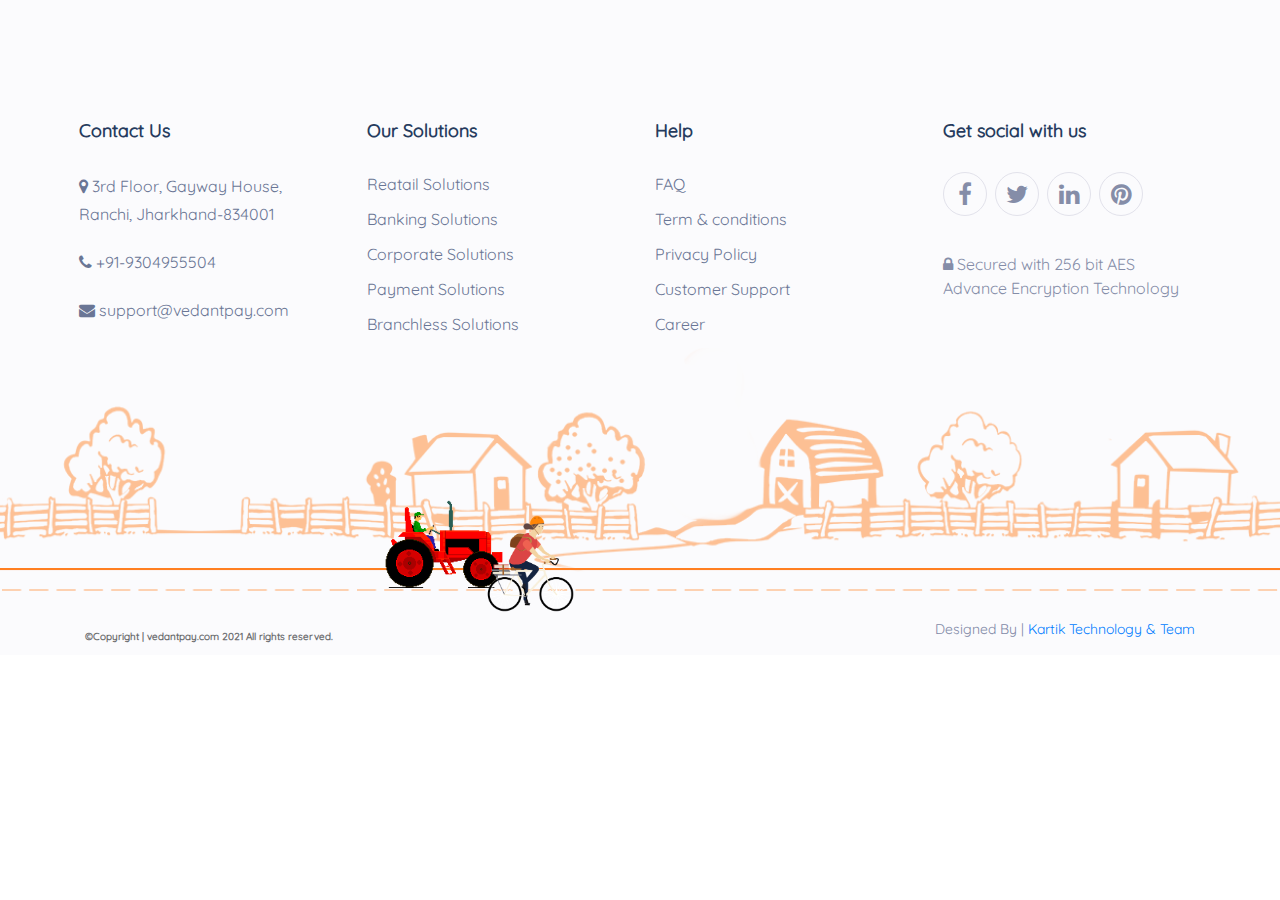
<file: blank_template.html>
<!doctype html>
<html lang="en">

<head>
    <title>VedantPay | Home</title>
    <!-- Required meta tags -->
    <meta charset="utf-8">
    <meta name="viewport" content="width=device-width, initial-scale=1, shrink-to-fit=no">

    <!-- Favicon for pc web -->
    <link rel="shortcut icon" href="./images/logo/favicon.ico" />
    <!-- Favicon for IOS web -->
    <link rel="apple-touch-icon" href="./images/logo/apple-touch-icon.png" />

    <!-- Bootstrap CSS 4.5.2 Local File -->
    <link rel="stylesheet" href="./css/bootstrap/bootstrap.min.css">

    <!-- Fontawesom3 CSS -->
    <link rel="stylesheet" href="./css/fontawesome/font-awesome3.css">
    <!-- Fontawesom CSS -->
    <link rel="stylesheet" href="./css/fontawesome/font-awesome.css">
    <!-- Custom CSS Vedant Pay-->
    <link rel="stylesheet" href="./css/custom/custom.css">

    <!-- Sevices CSS -->
    <link rel="stylesheet" href="css/custom/services.css">

    <!-- homepage CSS-->
    <link rel="stylesheet" href="./css/custom/homepageform.css">
    <link rel="stylesheet" href="https://cdnjs.cloudflare.com/ajax/libs/animate.css/4.1.1/animate.min.css">
    <!--text animation https://animate.style/-->

    <!-- SLIK CSS -->
    <link rel="stylesheet" href="css/slick/slick.css">
    <link rel="stylesheet" href="css/slick/slick-theme.css">

    <!-- AOS CSS -->

    <link rel="stylesheet" href="./css/aos/aos.css">


</head>

<body>

    <div class="precontainer">
        <div class="loader">

            <div class="loader__bar"></div>
            <div class="loader__bar"></div>
            <div class="loader__bar"></div>
            <div class="loader__bar"></div>
            <div class="loader__bar"></div>
            <div class="loader__ball"></div>
            <p>Loading...</p>
        </div>
    </div>





    <div id="vedcontent" class="container-fluid">


        <!-- content here -->

        <!-- content here -->


        <footer class="new_footer_area bg_color">
            <div class="new_footer_top">
                <div class="container-fluid">
                    <div class="row margin0 footrcontent">
                        <div class="col-lg-3 col-md-6">
                            <div class="f_widget company_widget wow fadeInLeft" data-wow-delay="0.2s"
                                style="visibility: visible; animation-delay: 0.2s; animation-name: fadeInLeft;">
                                <h3 class="f-title f_600 t_color f_size_18">Contact Us</h3>
                                <p><i class="fa fa-map-marker" aria-hidden="true"></i> 3rd Floor, Gayway House, Ranchi,
                                    Jharkhand-834001</p>
                                <p><i class="fa fa-phone" aria-hidden="true"></i> +91-9304955504</p>
                                <p><i class="fa fa-envelope" aria-hidden="true"></i> support@vedantpay.com</p>

                            </div>
                        </div>
                        <div class="col-lg-3 col-md-6">
                            <div class="f_widget about-widget pl_70 wow fadeInLeft global_centr_align"
                                data-wow-delay="0.4s"
                                style="visibility: visible; animation-delay: 0.4s; animation-name: fadeInLeft;">
                                <h3 class="f-title f_600 t_color f_size_18">Our Solutions</h3>
                                <ul class="list-unstyled f_list">
                                    <li><a href="#">Reatail Solutions</a></li>
                                    <li><a href="#">Banking Solutions</a></li>
                                    <li><a href="#">Corporate Solutions</a></li>
                                    <li><a href="#">Payment Solutions</a></li>
                                    <li><a href="#">Branchless Solutions</a></li>
                                </ul>
                            </div>
                        </div>
                        <div class="col-lg-3 col-md-6">
                            <div class="f_widget about-widget pl_70 wow fadeInLeft global_centr_align"
                                data-wow-delay="0.6s"
                                style="visibility: visible; animation-delay: 0.6s; animation-name: fadeInLeft;">
                                <h3 class="f-title f_600 t_color f_size_18">Help</h3>
                                <ul class="list-unstyled f_list">
                                    <li><a href="#">FAQ</a></li>
                                    <li><a href="#">Term &amp; conditions</a></li>
                                    <li><a href="#">Privacy Policy</a></li>
                                    <li><a href="#">Customer Support</a></li>
                                    <li><a href="#">Career</a></li>
                                </ul>
                            </div>
                        </div>
                        <div class="col-lg-3 col-md-6">
                            <div class="f_widget social-widget pl_70 wow fadeInLeft global_centr_align"
                                data-wow-delay="0.8s"
                                style="visibility: visible; animation-delay: 0.8s; animation-name: fadeInLeft;">
                                <h3 class="f-title f_600 t_color f_size_18">Get social with us</h3>
                                <div class="f_social_icon">
                                    <a href="#" class="fa fa-facebook"></a>
                                    <a href="#" class="fa fa-twitter"></a>
                                    <a href="#" class="fa fa-linkedin"></a>
                                    <a href="#" class="fa fa-pinterest"></a>
                                </div>
                                <p></p>
                                <p style="padding-top: 20px; color: #858da8;"><i class="fa fa-lock"
                                        aria-hidden="true"></i> Secured with 256 bit AES <br> Advance Encryption
                                    Technology</p>
                            </div>
                        </div>
                    </div>
                </div>
                <div class="footer_bg">
                    <div class="footer_bg_one"></div>
                    <div class="footer_bg_two"></div>
                </div>
            </div>
            <div class="footer_bottom">
                <div class="container">
                    <div class="row align-items-center">
                        <div class="col-lg-6 col-sm-7">
                            <p class="mb-0 f_400 global_centr_align">©Copyright | vedantpay.com 2021 All rights
                                reserved.</p>
                        </div>
                        <div class="col-lg-6 col-sm-5 text-right global_centr_align">
                            <p>Designed By | <a href="#">Kartik Technology & Team</a></p>
                        </div>
                    </div>
                </div>
            </div>
        </footer>




    </div>


    <!-- Optional JavaScript -->
    <!-- jQuery first, then Popper.js, then Bootstrap JS -->
    <script src="./js/vendor/jquery/jquery.min.js" type="text/javascript"></script>
    <script src="./js/vendor/bootstrap/popper.min.js" type="text/javascript"></script>
    <script src="./js/vendor/bootstrap/bootstrap.min.js" type="text/javascript"></script>
    <script src="./js/customScript/custom.js" type="text/javascript"></script>
    <script type="text/javascript" src="./js/vendor/aos/aos.js"></script><!-- AOS JS  -->
    <!-- <script src="./js/customScript/services.js" type="text/javascript"></script>Services  -->
    <script src="./js/vendor/slick/slick.min.js"></script><!-- Slick  -->
    <script>
        $(document).ready(() => {
            AOS.init({
                duration: 1000,
                offset: 0,
            });
        });
    </script>

</body>

</html>
</file>
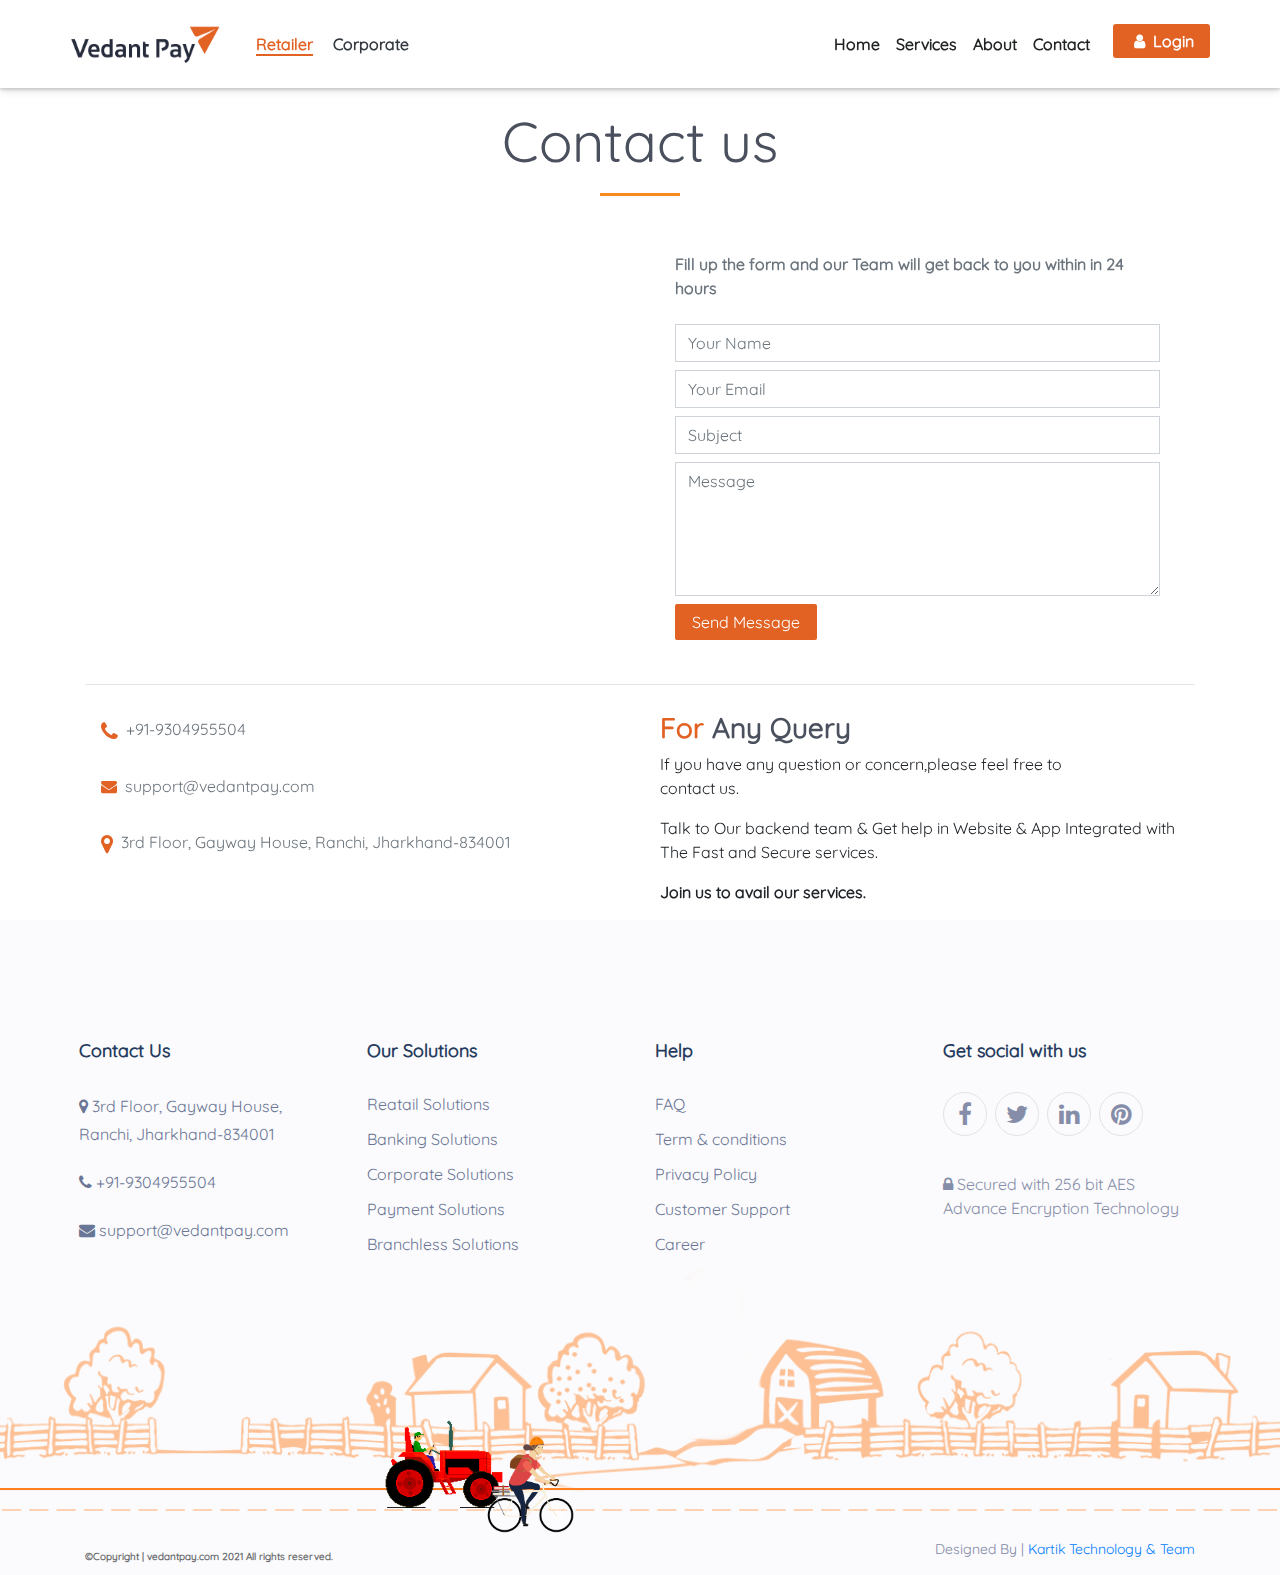
<file: contact.html>
<!doctype html>
<html lang="en">

<head>
  <title>VedantPay | Home</title>
  <!-- Required meta tags -->
  <meta charset="utf-8">
  <meta name="viewport" content="width=device-width, initial-scale=1, shrink-to-fit=no">


  <!-- Favicon for pc web -->
  <link rel="shortcut icon" href="./images/logo/favicon.ico" />
  <!-- Favicon for IOS web -->
  <link rel="apple-touch-icon" href="./images/logo/apple-touch-icon.png" />

  <!-- Bootstrap CSS 4.5.2 Local File -->
  <link rel="stylesheet" href="./css/bootstrap/bootstrap.min.css">

  <!-- Fontawesom3 CSS -->
  <link rel="stylesheet" href="./css/fontawesome/font-awesome3.css">
  <!-- Fontawesom CSS -->
  <link rel="stylesheet" href="./css/fontawesome/font-awesome.css">
  <!-- Custom CSS Vedant Pay-->
  <link rel="stylesheet" href="./css/custom/custom.css">

  <!-- Sevices CSS -->
  <link rel="stylesheet" href="css/custom/services.css">

  <!-- homepage CSS-->
  <link rel="stylesheet" href="./css/custom/homepageform.css">
  <link rel="stylesheet" href="https://cdnjs.cloudflare.com/ajax/libs/animate.css/4.1.1/animate.min.css">
  <!--text animation https://animate.style/-->

  <!-- SLIK CSS -->
  <link rel="stylesheet" href="css/slick/slick.css">
  <link rel="stylesheet" href="css/slick/slick-theme.css">

  <!-- AOS CSS -->

  <link rel="stylesheet" href="./css/aos/aos.css">


</head>

<body>

  <div class="precontainer">
    <div class="loader">

      <div class="loader__bar"></div>
      <div class="loader__bar"></div>
      <div class="loader__bar"></div>
      <div class="loader__bar"></div>
      <div class="loader__bar"></div>
      <div class="loader__ball"></div>
      <p>Loading...</p>
    </div>
  </div>





  <div id="vedcontent" class="container-fluid">






    <!-- content here -->

    <nav id="menubar" class="navbar navbar-expand-sm bg-dark navbar-light bg-light sticky-top">

      <div class="container padding0">

        <a class="navbar-brand" href="#">
          <img class="logosize" alt="vedantpay.com" src="./images/logo/logotrans.png">
          <!-- <br>
          <p class="navbar-brand tagline" href="#">Hum Hain Rahi Pyar Ke</p> -->
        </a>

        <button class="navbar-toggler d-lg-none" type="button" data-toggle="collapse" data-target="#collapsibleNavId"
          aria-controls="collapsibleNavId" aria-expanded="false" aria-label="Toggle navigation">
          <span class="navbar-toggler-icon"></span>
        </button>
        <ul id="rc-sm" class="navbar-nav mr-auto mt-2 mt-lg-0">
          <li class="nav-item mr-l-15 active"> <a href="./index.html">Retailer</a></li>
          <li class="nav-item mr-l-15"> <a href="./corporate.html">Corporate</a></li>
        </ul>
        <div class="collapse navbar-collapse" id="collapsibleNavId">

          <ul class="navbar-nav ml-auto mt-2 mt-lg-0">
            <li class="nav-item">
              <a class="nav-link" href="javascript:void(0);">Home <span class="sr-only">(current)</span></a>
            </li>
            <li class="nav-item">
              <a class="nav-link" href="./services.html">Services</a>
            </li>

            <li class="nav-item">
              <a class="nav-link" href="./about.html">About</a>
            </li>

            <li class="nav-item">
              <a class="nav-link" href="./contact.html">Contact</a>
            </li>

            <li class="nav-item" style="padding-left: 15px;">
              <a class="nav-link loginbtn" href="./login.html"><i area-hidde="true" class="icon-user"></i>
                <span>Login</span></a>
            </li>

            <!--<li class="nav-item dropdown">
                  <a class="nav-link dropdown-toggle" href="#" id="dropdownId" data-toggle="dropdown" aria-haspopup="true" aria-expanded="false">Dropdown</a>
                  <div class="dropdown-menu" aria-labelledby="dropdownId">
                      <a class="dropdown-item" href="#">Action 1</a>
                      <a class="dropdown-item" href="#">Action 2</a>
                  </div>
              </li>
              -->
          </ul>
        </div>


      </div>
    </nav>

    <div class="container text-center" style="font-size: 1em ;margin-top: 20px;">
      <h2 class="display-4">Contact us</h2>
      <span class="line-heading"></span>

    </div>


    <div class="container rounded" style="margin-top: 25px">

      <div class="row aos-init aos-animate m-0" data-aos="fade-up" data-aos-delay="100">

        <div class="col-lg-6" style="
              padding: 20px;
          ">

          <div style="width: 100%">
            <iframe class="mb-4 mb-lg-0" frameborder="0" scrolling="no" marginheight="0" marginwidth="0"
              src="https://maps.google.com/maps?width=100%25&amp;height=100%25&amp;hl=en&amp;q=%20PP%20Compound,%203rd%20floor,%20gayway%20house,%20Mahatma%20Gandhi%20Main%20Rd,%20Opp%20ICICI%20Bank,%20Ranchi,%20Jharkhand+(Vedant%20Asset)&amp;t=&amp;z=19&amp;ie=UTF8&amp;iwloc=B&amp;output=embed"
              frameborder="0" style="border:0; width: 100%; height: 384px;" allowfullscreen="">
            </iframe>
          </div>

        </div>

        <div class="col-lg-6" style="
              padding: 20px;
          ">
          <form>

            <div class="row margin0">

              <div class="form-group col-lg-12 col-md-12">
                <p class="text-secondary"><b>Fill up the form and our Team will get back to you within in 24
                    hours</b>
                </p>
              </div>
                <div class="col-12 form-group">
                  <input type="text" name="name" class="form-control" id="name" placeholder="Your Name" required="">
                </div>
                <div class="col-12 form-group">
                  <input type="email" class="form-control" name="email" id="email" placeholder="Your Email" required="">
                </div>

                <div class="col-12 form-group">
                  <input type="text" class="form-control" name="subject" id="subject" placeholder="Subject" required="">
                </div>
  
              
                <div class=" col-12 form-group">
                  <textarea class="form-control" name="message" rows="5" placeholder="Message" required=""></textarea>
                </div>

                <div class="col-12 form-group">
                  <a type="submit" class="btn globalBtn">
                    Send Message
                  </a>
                </div>
                              
            </div>
          </form>
        </div>

      </div>
    </div>
  </div>


  <div class="container">
    <hr>
    <div class="row">
      <div class="col-lg-6">
        <div class="links">
          <a href="#" style="display: block;
                      text-align: left;" class="text-secondary p-3 ">
            <i class="fa fa-phone icon-large mr-2 primary_theme_color"></i>+91-9304955504</a>
          <a href="#" style="display: block;
                      text-align: left;" class=" text-secondary p-3">
            <i class="fa fa-envelope  mr-2 primary_theme_color"></i>support@vedantpay.com</a>
          <a href="#" style="display: block;
                      text-align: left;" class=" text-secondary p-3 ">
            <i class="fa fa-map-marker icon-large mr-2 primary_theme_color"></i>3rd Floor, Gayway House, Ranchi,
            Jharkhand-834001</a>

        </div>
      </div>

      <div class="col-lg-6">
        <div style="margin: 10px auto auto 5px;">
          <h3><b> <span class="primary_theme_color">For</span> Any Query</b></h3>
          <p>
            If you have any question or concern,please feel free to <br> contact us.</p>
          <p>
            Talk to Our backend team & Get help in Website & App Integrated with The Fast and Secure services.
          </p>
          <p> <b>Join us to avail our services.</b> </p>
        </div>


      </div>
    </div>
  </div>











  <!-- content here -->


  <footer class="new_footer_area bg_color">
    <div class="new_footer_top">
      <div class="container-fluid">
        <div class="row margin0 footrcontent">
          <div class="col-lg-3 col-md-6">
            <div class="f_widget company_widget wow fadeInLeft" data-wow-delay="0.2s"
              style="visibility: visible; animation-delay: 0.2s; animation-name: fadeInLeft;">
              <h3 class="f-title f_600 t_color f_size_18">Contact Us</h3>
              <p><i class="fa fa-map-marker" aria-hidden="true"></i> 3rd Floor, Gayway House, Ranchi,
                Jharkhand-834001</p>
              <p><i class="fa fa-phone" aria-hidden="true"></i> +91-9304955504</p>
              <p><i class="fa fa-envelope" aria-hidden="true"></i> support@vedantpay.com</p>

            </div>
          </div>
          <div class="col-lg-3 col-md-6">
            <div class="f_widget about-widget pl_70 wow fadeInLeft global_centr_align" data-wow-delay="0.4s"
              style="visibility: visible; animation-delay: 0.4s; animation-name: fadeInLeft;">
              <h3 class="f-title f_600 t_color f_size_18">Our Solutions</h3>
              <ul class="list-unstyled f_list">
                <li><a href="#">Reatail Solutions</a></li>
                <li><a href="#">Banking Solutions</a></li>
                <li><a href="#">Corporate Solutions</a></li>
                <li><a href="#">Payment Solutions</a></li>
                <li><a href="#">Branchless Solutions</a></li>
              </ul>
            </div>
          </div>
          <div class="col-lg-3 col-md-6">
            <div class="f_widget about-widget pl_70 wow fadeInLeft global_centr_align" data-wow-delay="0.6s"
              style="visibility: visible; animation-delay: 0.6s; animation-name: fadeInLeft;">
              <h3 class="f-title f_600 t_color f_size_18">Help</h3>
              <ul class="list-unstyled f_list">
                <li><a href="#">FAQ</a></li>
                <li><a href="#">Term &amp; conditions</a></li>
                <li><a href="#">Privacy Policy</a></li>
                <li><a href="#">Customer Support</a></li>
                <li><a href="#">Career</a></li>
              </ul>
            </div>
          </div>
          <div class="col-lg-3 col-md-6">
            <div class="f_widget social-widget pl_70 wow fadeInLeft global_centr_align" data-wow-delay="0.8s"
              style="visibility: visible; animation-delay: 0.8s; animation-name: fadeInLeft;">
              <h3 class="f-title f_600 t_color f_size_18">Get social with us</h3>
              <div class="f_social_icon">
                <a href="#" class="fa fa-facebook"></a>
                <a href="#" class="fa fa-twitter"></a>
                <a href="#" class="fa fa-linkedin"></a>
                <a href="#" class="fa fa-pinterest"></a>
              </div>
              <p></p>
              <p style="padding-top: 20px; color: #858da8;"><i class="fa fa-lock" aria-hidden="true"></i> Secured with
                256 bit AES <br> Advance Encryption
                Technology</p>
            </div>
          </div>
        </div>
      </div>
      <div class="footer_bg">
        <div class="footer_bg_one"></div>
        <div class="footer_bg_two"></div>
      </div>
    </div>
    <div class="footer_bottom">
      <div class="container">
        <div class="row align-items-center">
          <div class="col-lg-6 col-sm-7">
            <p class="mb-0 f_400 global_centr_align">©Copyright | vedantpay.com 2021 All rights
              reserved.</p>
          </div>
          <div class="col-lg-6 col-sm-5 text-right global_centr_align">
            <p>Designed By | <a href="#">Kartik Technology & Team</a></p>
          </div>
        </div>
      </div>
    </div>
  </footer>




  </div>


  <!-- Optional JavaScript -->
  <!-- jQuery first, then Popper.js, then Bootstrap JS -->
  <script src="./js/vendor/jquery/jquery.min.js" type="text/javascript"></script>
  <script src="./js/vendor/bootstrap/popper.min.js" type="text/javascript"></script>
  <script src="./js/vendor/bootstrap/bootstrap.min.js" type="text/javascript"></script>
  <script src="./js/customScript/custom.js" type="text/javascript"></script>
  <script type="text/javascript" src="./js/vendor/aos/aos.js"></script><!-- AOS JS  -->
  <!-- <script src="./js/customScript/services.js" type="text/javascript"></script>Services  -->
  <script src="./js/vendor/slick/slick.min.js"></script><!-- Slick  -->
  <script>
    $(document).ready(() => {
      AOS.init({
        duration: 1000,
        offset: 0,
      });
    });
  </script>

</body>

</html>
</file>
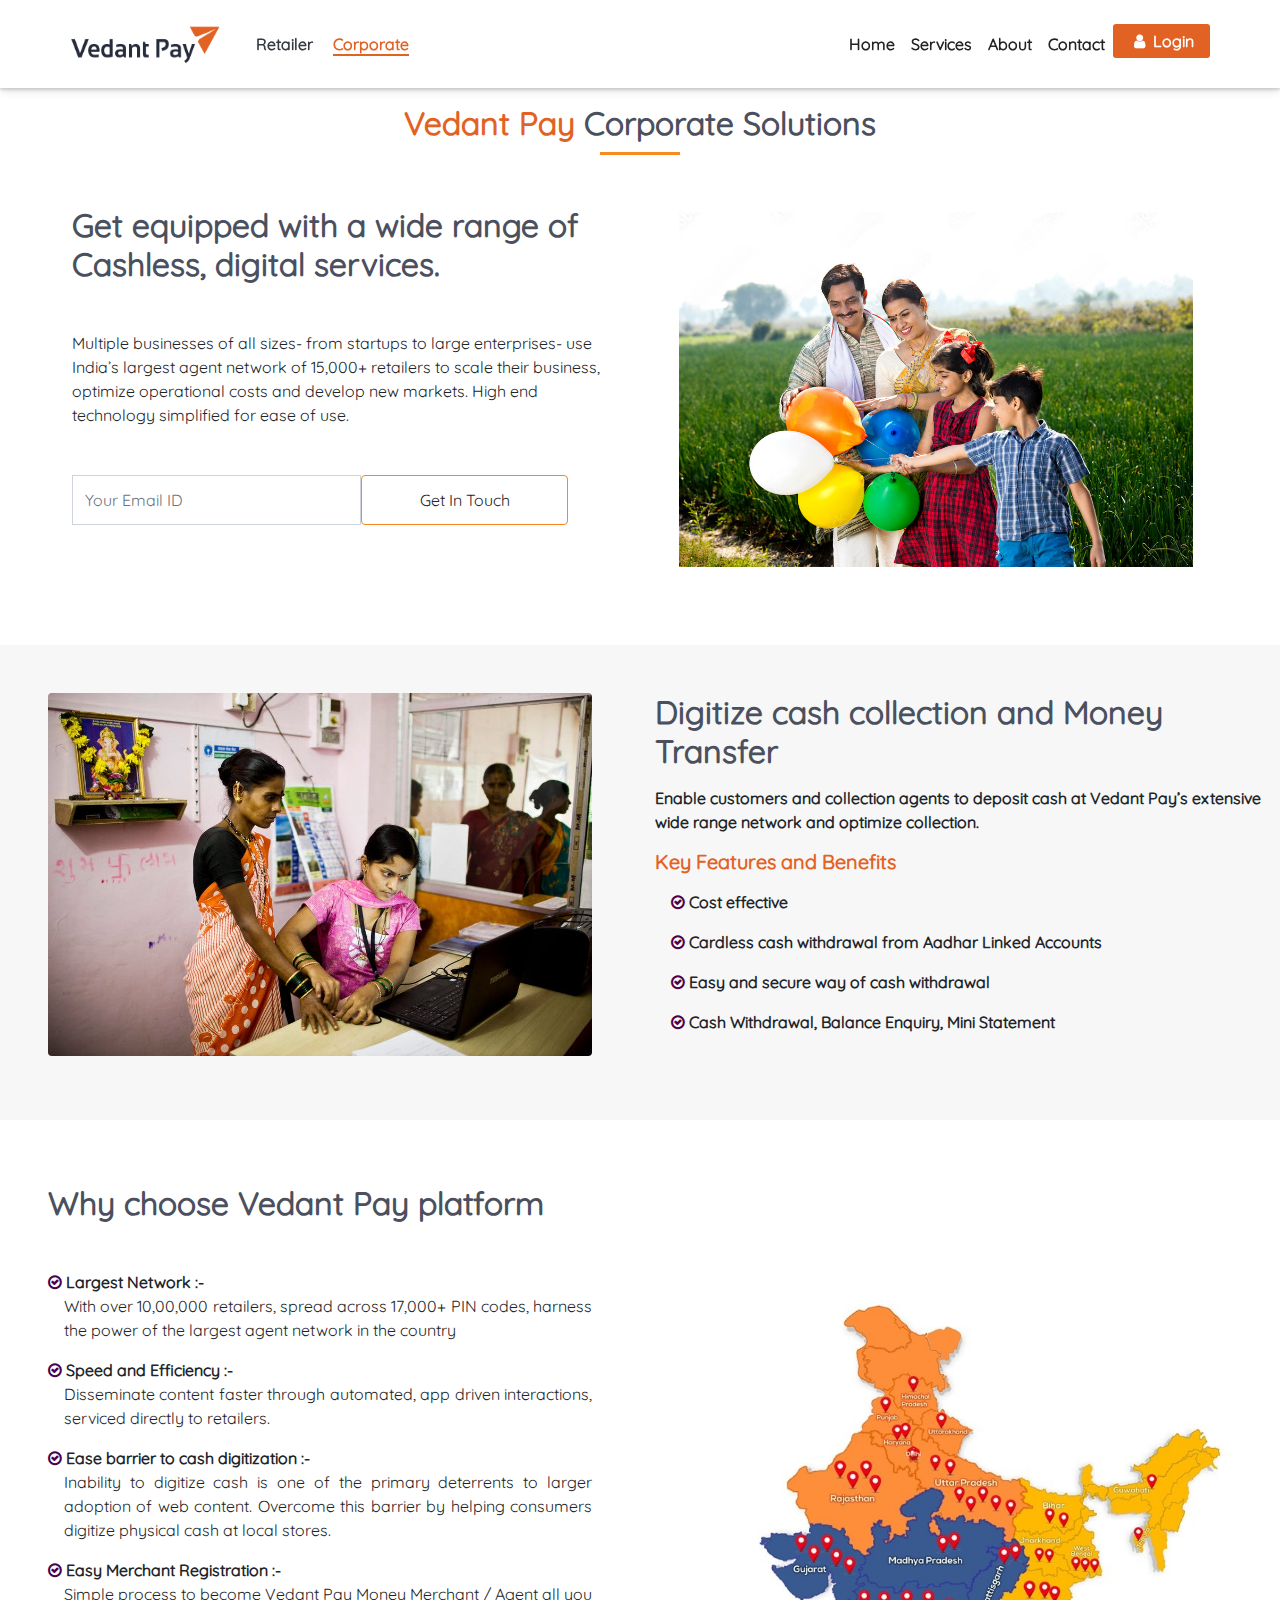
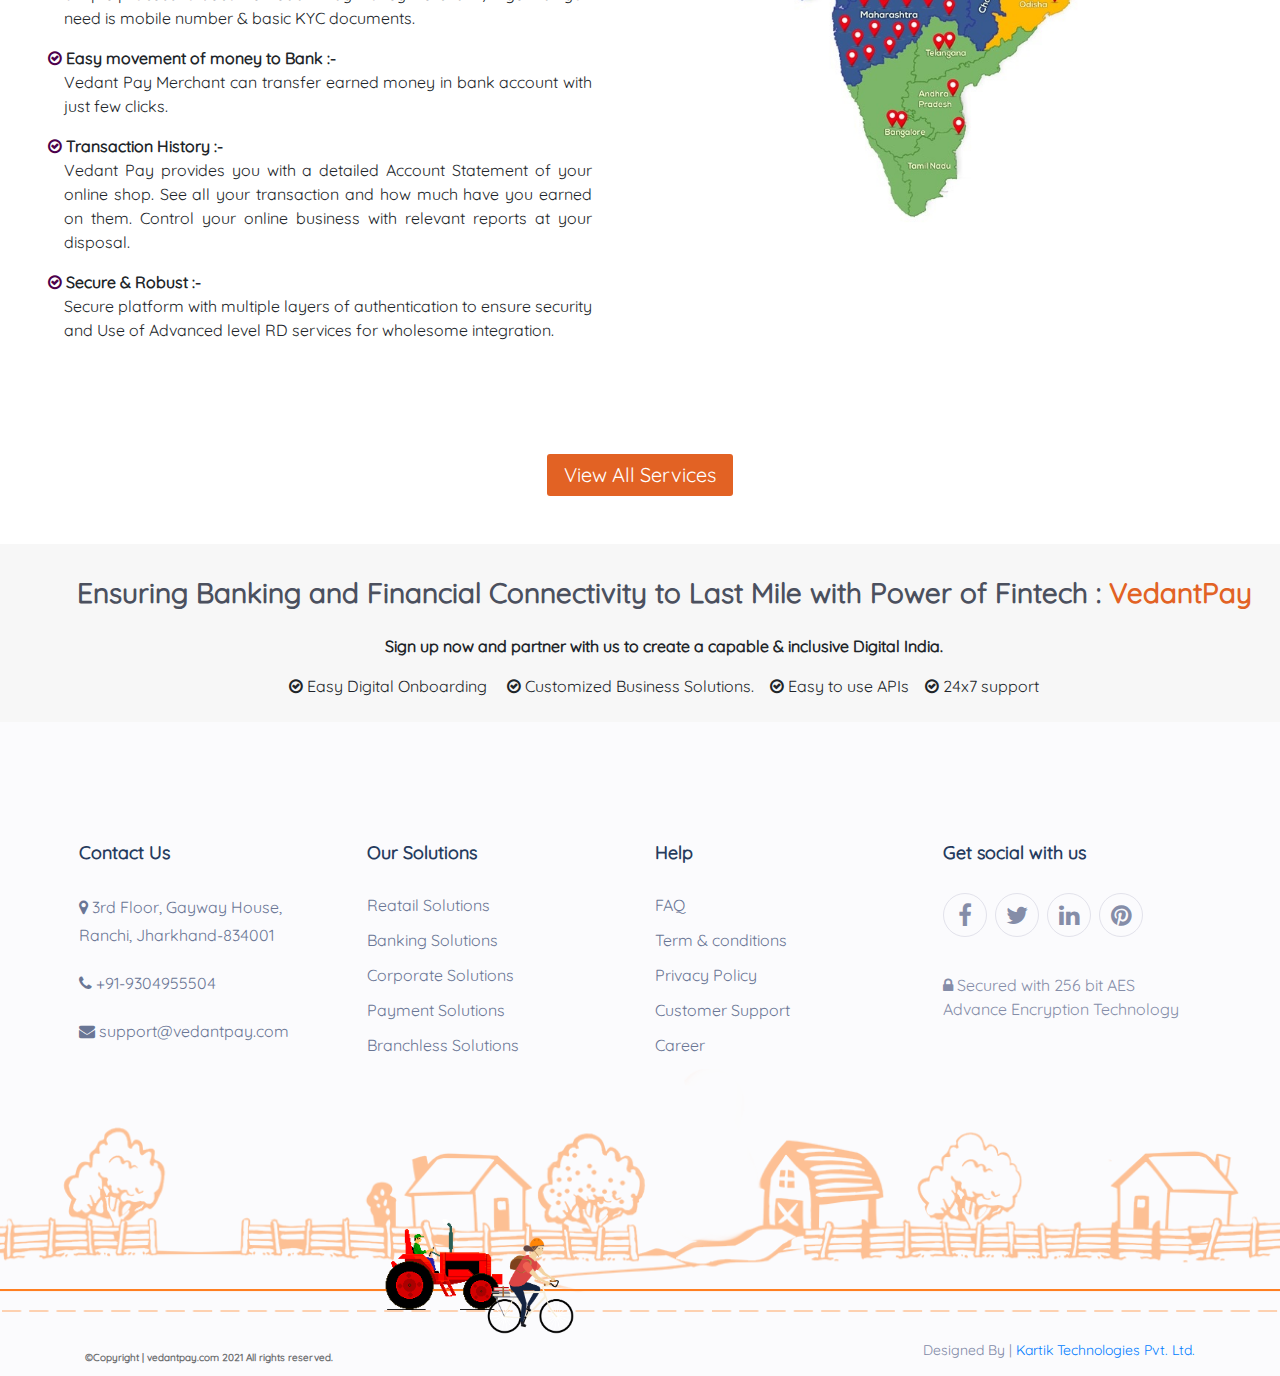
<file: corporate.html>
<!doctype html>
<html lang="en">

<head>
    <title>VedantPay | Corporate</title>
    <!-- Required meta tags -->
    <meta charset="utf-8">
    <meta name="viewport" content="width=device-width, initial-scale=1, shrink-to-fit=no">

    <!-- Favicon for pc web -->
    <link rel="shortcut icon" href="./images/logo/favicon.ico" />
    <!-- Favicon for IOS web -->
    <link rel="apple-touch-icon" href="./images/logo/apple-touch-icon.png" />

    <!-- Bootstrap CSS 4.5.2 Local File -->
    <link rel="stylesheet" href="./css/bootstrap/bootstrap.min.css">

    <!-- Fontawesom3 CSS -->
    <link rel="stylesheet" href="./css/fontawesome/font-awesome3.css">
    <!-- Fontawesom CSS -->
    <link rel="stylesheet" href="./css/fontawesome/font-awesome.css">
    <!-- Custom CSS Vedant Pay-->
    <link rel="stylesheet" href="./css/custom/custom.css">

    <!-- Sevices CSS -->
    <link rel="stylesheet" href="css/custom/services.css">

    <!-- homepage CSS-->
    <link rel="stylesheet" href="./css/custom/homepageform.css">
    <link rel="stylesheet" href="https://cdnjs.cloudflare.com/ajax/libs/animate.css/4.1.1/animate.min.css">
    <!--text animation https://animate.style/-->

    <!-- SLIK CSS -->
    <link rel="stylesheet" href="css/slick/slick.css">
    <link rel="stylesheet" href="css/slick/slick-theme.css">

    <!-- AOS CSS -->
    <link rel="stylesheet" href="./css/aos/aos.css">
    <!-- Corporate CSS -->
    <link rel="stylesheet" href="./css/custom/corporate.css">


</head>

<body>

    <div class="precontainer">
        <div class="loader">

            <div class="loader__bar"></div>
            <div class="loader__bar"></div>
            <div class="loader__bar"></div>
            <div class="loader__bar"></div>
            <div class="loader__bar"></div>
            <div class="loader__ball"></div>
            <p>Loading...</p>
        </div>
    </div>





    <div id="vedcontent" class="container-fluid">


        <!-- Nav Bar -->
        <div id="vedcontent" class="container-fluid">

            <!-- <div  class="container-fluid info_div bgcolor2">
                <div class="row margin0 top-border">
                    <div class="col-md-6 topbar_left">  
                        <a class="icon-envelope-alt primary_theme_color" title="Mail at"> &nbsp;info@vedantpay.com</a>
                        <a href="/ClientMeeting" title="Schedule a meeting" class="info-btn animated swing">Hire Us</a>
                        <a href="/Career" class="info-btn animated swing">Job</a>
                    </div>
        
                    <div class="col-md-6 topbar_right">
                        <a href="javascript:void(0);" title="Social">Get social with us: </a>
                        <a target="_blank" href="https://api.whatsapp.com/send?phone=+918767780676&amp;text=Hi, how may I help you?" title="Whatsapp"><i class="fa fa-whatsapp"></i></a>
                            <a target="_blank" href="https://www.youtube.com/channel/UC5cjx80T81sKIITGUHlI1wg"><i class="fa fa-youtube" title="Youtube"></i></a>        
                            <a target="_blank" href="https://plus.google.com/u/0/110575892623999943291"><i class="icon-google-plus" title="Google +"></i></a>
                            <a target="_blank" href="https://www.facebook.com/ubiqueITsolutions/"><i class="icon-facebook-sign" title="Facebook"></i></a>
                    </div>
                </div> -->




            <nav id="menubar" class="navbar navbar-expand-sm bg-dark navbar-light bg-light sticky-top">

                <div class="container padding0">

                    <a class="navbar-brand" href="#">
                        <img class="logosize" alt="vedantpay.com" src="./images/logo/logotrans.png">
                        <!-- <br>
                    <p class="navbar-brand tagline" href="#">Hum Hain Rahi Pyar Ke</p> -->
                    </a>

                    <button class="navbar-toggler d-lg-none" type="button" data-toggle="collapse"
                        data-target="#collapsibleNavId" aria-controls="collapsibleNavId" aria-expanded="false"
                        aria-label="Toggle navigation">
                        <span class="navbar-toggler-icon"></span>
                    </button>
                    <ul id="rc-sm" class="navbar-nav mr-auto mt-2 mt-lg-0">
                        <li class="nav-item mr-l-15"> <a href="./index.html">Retailer</a></li>
                        <li class="nav-item mr-l-15 active"> <a href="./corporate.html">Corporate</a></li>
                    </ul>
                    <div class="collapse navbar-collapse" id="collapsibleNavId">

                        <ul class="navbar-nav ml-auto mt-2 mt-lg-0">
                            <li class="nav-item">
                                <a class="nav-link" href="javascript:void(0);">Home <span
                                        class="sr-only">(current)</span></a>
                            </li>
                            <li class="nav-item">
                                <a class="nav-link" href="./services.html">Services</a>
                            </li>


                            <!-- <li class="nav-item">
                                    <a class="nav-link" href="./gallery.html">Gallery</a>
                                </li> -->

                            <li class="nav-item">
                                <a class="nav-link" href="./about.html">About</a>
                            </li>

                            <li class="nav-item">
                                <a class="nav-link" href="./contact.html">Contact</a>
                            </li>

                            <li class="nav-item">
                                <a class="nav-link loginbtn" href="./contact.html"><i area-hidde="true"
                                        class="icon-user"></i> Login</a>
                            </li>


                            <!--<li class="nav-item dropdown">
                            <a class="nav-link dropdown-toggle" href="#" id="dropdownId" data-toggle="dropdown" aria-haspopup="true" aria-expanded="false">Dropdown</a>
                            <div class="dropdown-menu" aria-labelledby="dropdownId">
                                <a class="dropdown-item" href="#">Action 1</a>
                                <a class="dropdown-item" href="#">Action 2</a>
                            </div>
                        </li>
                        -->
                        </ul>
                    </div>
                </div>
            </nav>







            <!-- Box 1 -->
            <div class="container-fluid">
                <div class="mx-md-5">
                    <div class="my-3 text-center">
                        <h2 class="mb-0"><b><span class="primary_theme_color">Vedant Pay</span> Corporate Solutions</b>
                        </h2>
                        <span class="line-heading"></span>
                    </div>
                    <div class="row m-0">
                        <div class="col-md-6 col-12 p-md-4 order-md-1 order-2">
                            <h2 class="mb-md-5"><b>Get equipped with a wide range of Cashless, digital services.</b>
                            </h2>
                            <p class="">Multiple businesses of all sizes- from startups to large enterprises- use
                                India’s
                                largest agent network of 15,000+ retailers to scale their business, optimize
                                operational
                                costs and develop new markets. High end technology simplified for ease of use.</p>
                            <form class="form-inline my-5 pr-md-5">
                                <input class="form-control col-7 btn-input-hight" type="search"
                                    placeholder="Your Email ID" aria-label="Search">
                                <button class="btn btn-no-bg btn-font-sz col-5 btn-input-hight" type="submit">Get In
                                    Touch</button>
                            </form>
                        </div>
                        <div class="col-md-6 col-12 text-center order-md-2 order-1 mb-md-auto mb-5 my-auto">
                            <img src="./images/img/franchise-businesses.jpg" class="img-fluid mx-auto p-md-4 rounded">
                        </div>
                    </div>
                </div>
            </div>

            <!-- Box 2 -->

            <div class="container-fluid mx-0 mt-5 bg-card-corp">
                <div class="row mx-0">
                    <div class="col-md-6 col-12 mx-auto my-auto p-md-5">
                        <img src="./images/img/digital cash deposit.jpg" alt="" class="img-fluid rounded mb-3">
                    </div>
                    <div class="col-md-6 col-12 py-md-5">
                        <h2 class="mb-3"><b>Digitize cash collection and Money Transfer</b></h2>
                        <p><b>Enable customers and collection agents to deposit cash at Vedant Pay’s extensive wide
                                range
                                network and optimize collection.</b></p>
                        <h5 class="mb-3 primary_theme_color"><b>Key Features and Benefits</b></h5>
                        <p class="mb-3 ml-md-3"><i class="icon-ok-circle icon-color-for-services"> </i><b>Cost
                                effective</b>
                        </p>
                        <p class="mb-3 ml-md-3"><i class="icon-ok-circle icon-color-for-services"> </i><b>Cardless cash
                                withdrawal from Aadhar Linked Accounts</b></p>
                        <p class="mb-3 ml-md-3"><i class="icon-ok-circle icon-color-for-services"> </i><b>Easy and
                                secure way of cash withdrawal</b></p>
                        <p class="mb-3 ml-md-3"><i class="icon-ok-circle icon-color-for-services"> </i><b>Cash
                                Withdrawal, Balance Enquiry, Mini Statement</b></p>
                    </div>
                </div>

            </div>

            <!-- Box 3 -->
            <div class="container-fluid mx-0 my-3 ">
                <div class="row mx-0">
                    <div class="col-md-6 col-12 p-md-5">
                        <h2 class="mb-5"><b>Why choose Vedant Pay platform</b></h2>
                        <p class="my-0"><i class="icon-ok-circle icon-color-for-services"> </i><b>Largest Network :-</b>
                        </p>
                        <p class="ml-md-3 text-justify">With over 10,00,000 retailers, spread across 17,000+ PIN codes, harness the
                            power of the
                            largest agent network in the country</p>

                        <p class="my-0"><i class="icon-ok-circle icon-color-for-services"> </i><b>Speed and Efficiency
                                :-</b>
                        </p>
                        <p class="ml-md-3 text-justify">Disseminate content faster through automated, app driven interactions,
                            serviced directly to retailers.</p>

                        <p class="my-0"><i class="icon-ok-circle icon-color-for-services"> </i><b>Ease barrier to cash
                                digitization :-</b>
                        </p>
                        <p class="ml-md-3 text-justify">Inability to digitize cash is one of the primary deterrents to larger
                            adoption of web content. Overcome this barrier by helping consumers digitize physical cash
                            at local stores.</p>

                        <p class="my-0"><i class="icon-ok-circle icon-color-for-services"> </i><b>Easy Merchant
                                Registration :-</b>
                        </p>
                        <p class="ml-md-3 text-justify">Simple process to become Vedant Pay Money Merchant / Agent all you need is
                            mobile number & basic KYC documents.</p>

                        <p class="my-0"><i class="icon-ok-circle icon-color-for-services"> </i><b>Easy movement of money
                                to Bank :-</b>
                        </p>
                        <p class="ml-md-3 text-justify">Vedant Pay Merchant can transfer earned money in bank account with just few
                            clicks.</p>

                        <p class="my-0"><i class="icon-ok-circle icon-color-for-services"> </i><b>Transaction History
                                :-</b>
                        </p>
                        <p class="ml-md-3 text-justify">Vedant Pay provides you with a detailed Account Statement of your online
                            shop. See all your transaction and how much have you earned on them. Control your online
                            business with relevant reports at your disposal.</p>

                        <p class="my-0"><i class="icon-ok-circle icon-color-for-services"> </i><b>Secure & Robust :-</b>
                        </p>
                        <p class="ml-md-3 text-justify">Secure platform with multiple layers of authentication to ensure security and
                            Use of Advanced level RD services for wholesome integration.</p>
                        <!-- 
                        <p class="mb-3 ml-md-3"><i class="icon-ok-circle icon-color-for-services"> </i><b>Backend
                                support from our end</b></p>
                        <p class="mb-3 ml-md-3"><i class="icon-ok-circle icon-color-for-services"> </i><b>Convenient
                                process on portal</b></p> -->
                    </div>
                    <div class="col-md-6 col-12 my-auto mx-auto p-md-5"><img src="./images/img/branch_office_map.jpg"
                            alt="" class="img-fluid rounded mb-3"></div>
                </div>

            </div>

            <!-- Box 2 -->

            <!-- <div class="container-fluid mx-0 mt-5 bg-card-corp">
                <div class="row mx-0">
                    <div class="col-md-6 col-12 mx-auto my-auto p-md-5">
                        <img src="./images/img/CMS.png" alt="" class="img-fluid rounded mb-3">
                    </div>
                    <div class="col-md-6 col-12 py-md-5">
                        <h2 class="mb-3"><b>Authorized Cash Management Service (CMS)</b></h2>
                        <p><b>The 'Digital India' is a great initiative to revolutionize conventional methods and
                                integrate digital technology. It is enabling banks to provide solutions to corporate,
                                which is triggering cashless mode of transaction.</b></p>
                    </div>
                </div>

            </div> -->



            <!-- View All Services Card -->
            <div class="container-fluid mt-5">
                <div class="row mx-0">
                    <div class="col-12 text-center">
                        <a href="./services.html" class="btn btn-lg loginbtn">View All Services</a>

                    </div>
                </div>
            </div>

            <!--  -->
            <div class="container-fluid mt-5 py-2 bg-card-corp">
                <div class="row mx-0">
                    <div class="col-12">
                        <h3 class="ml-md-5 my-4 text-center"><b>Ensuring Banking and Financial Connectivity to Last Mile with Power of Fintech : 
                                <span class="primary_theme_color">VedantPay</span></b></h3>
                        <p class="ml-md-5 mb-3 text-center"><b>Sign up now and partner with us to create a capable &
                                inclusive Digital
                                India.</b></p>
                        <div class="ml-md-5">
                            <p class="text-center"><i class="icon-ok-circle"></i> Easy Digital Onboarding
                                &nbsp;&nbsp;&nbsp;&nbsp;<i class="icon-ok-circle"></i> Customized Business
                                Solutions.&nbsp;&nbsp;&nbsp;&nbsp;<i class="icon-ok-circle"></i> Easy to use
                                APIs&nbsp;&nbsp;&nbsp;&nbsp;<i class="icon-ok-circle"></i> 24x7 support</p>
                        </div>

                    </div>
                </div>
            </div>































            <footer class="new_footer_area bg_color">
                <div class="new_footer_top">
                    <div class="container-fluid">
                        <div class="row margin0 footrcontent">
                            <div class="col-lg-3 col-md-6">
                                <div class="f_widget company_widget wow fadeInLeft" data-wow-delay="0.2s"
                                    style="visibility: visible; animation-delay: 0.2s; animation-name: fadeInLeft;">
                                    <h3 class="f-title f_600 t_color f_size_18">Contact Us</h3>
                                    <p><i class="fa fa-map-marker" aria-hidden="true"></i> 3rd Floor, Gayway House,
                                        Ranchi,
                                        Jharkhand-834001</p>
                                    <p><i class="fa fa-phone" aria-hidden="true"></i> +91-9304955504</p>
                                    <p><i class="fa fa-envelope" aria-hidden="true"></i> support@vedantpay.com</p>

                                </div>
                            </div>
                            <div class="col-lg-3 col-md-6">
                                <div class="f_widget about-widget pl_70 wow fadeInLeft global_centr_align"
                                    data-wow-delay="0.4s"
                                    style="visibility: visible; animation-delay: 0.4s; animation-name: fadeInLeft;">
                                    <h3 class="f-title f_600 t_color f_size_18">Our Solutions</h3>
                                    <ul class="list-unstyled f_list">
                                        <li><a href="#">Reatail Solutions</a></li>
                                        <li><a href="#">Banking Solutions</a></li>
                                        <li><a href="#">Corporate Solutions</a></li>
                                        <li><a href="#">Payment Solutions</a></li>
                                        <li><a href="#">Branchless Solutions</a></li>
                                    </ul>
                                </div>
                            </div>
                            <div class="col-lg-3 col-md-6">
                                <div class="f_widget about-widget pl_70 wow fadeInLeft global_centr_align"
                                    data-wow-delay="0.6s"
                                    style="visibility: visible; animation-delay: 0.6s; animation-name: fadeInLeft;">
                                    <h3 class="f-title f_600 t_color f_size_18">Help</h3>
                                    <ul class="list-unstyled f_list">
                                        <li><a href="#">FAQ</a></li>
                                        <li><a href="#">Term &amp; conditions</a></li>
                                        <li><a href="#">Privacy Policy</a></li>
                                        <li><a href="#">Customer Support</a></li>
                                        <li><a href="#">Career</a></li>
                                    </ul>
                                </div>
                            </div>
                            <div class="col-lg-3 col-md-6">
                                <div class="f_widget social-widget pl_70 wow fadeInLeft global_centr_align"
                                    data-wow-delay="0.8s"
                                    style="visibility: visible; animation-delay: 0.8s; animation-name: fadeInLeft;">
                                    <h3 class="f-title f_600 t_color f_size_18">Get social with us</h3>
                                    <div class="f_social_icon">
                                        <a href="#" class="fa fa-facebook"></a>
                                        <a href="#" class="fa fa-twitter"></a>
                                        <a href="#" class="fa fa-linkedin"></a>
                                        <a href="#" class="fa fa-pinterest"></a>
                                    </div>
                                    <p></p>
                                    <p style="padding-top: 20px; color: #858da8;"><i class="fa fa-lock"
                                            aria-hidden="true"></i> Secured with 256 bit AES <br> Advance Encryption
                                        Technology</p>
                                </div>
                            </div>
                        </div>
                    </div>
                    <div class="footer_bg">
                        <div class="footer_bg_one"></div>
                        <div class="footer_bg_two"></div>
                    </div>
                </div>
                <div class="footer_bottom">
                    <div class="container">
                        <div class="row align-items-center">
                            <div class="col-lg-6 col-sm-7">
                                <p class="mb-0 f_400 global_centr_align">©Copyright | vedantpay.com 2021 All rights
                                    reserved.</p>
                            </div>
                            <div class="col-lg-6 col-sm-5 text-right global_centr_align">
                                <p>Designed By | <a href="#">Kartik Technologies Pvt. Ltd.</a></p>
                            </div>
                        </div>
                    </div>
                </div>
            </footer>





        </div>


        <!-- Optional JavaScript -->
        <!-- jQuery first, then Popper.js, then Bootstrap JS -->
        <script src="./js/vendor/jquery/jquery.min.js" type="text/javascript"></script>
        <script src="./js/vendor/bootstrap/popper.min.js" type="text/javascript"></script>
        <script src="./js/vendor/bootstrap/bootstrap.min.js" type="text/javascript"></script>
        <script src="./js/customScript/custom.js" type="text/javascript"></script>
        <script type="text/javascript" src="./js/vendor/aos/aos.js"></script><!-- AOS JS  -->
        <script src="./js/customScript/services.js" type="text/javascript"></script><!-- Services  -->
        <script src="./js/vendor/slick/slick.min.js"></script><!-- Slick  -->


</body>

</html>
</file>
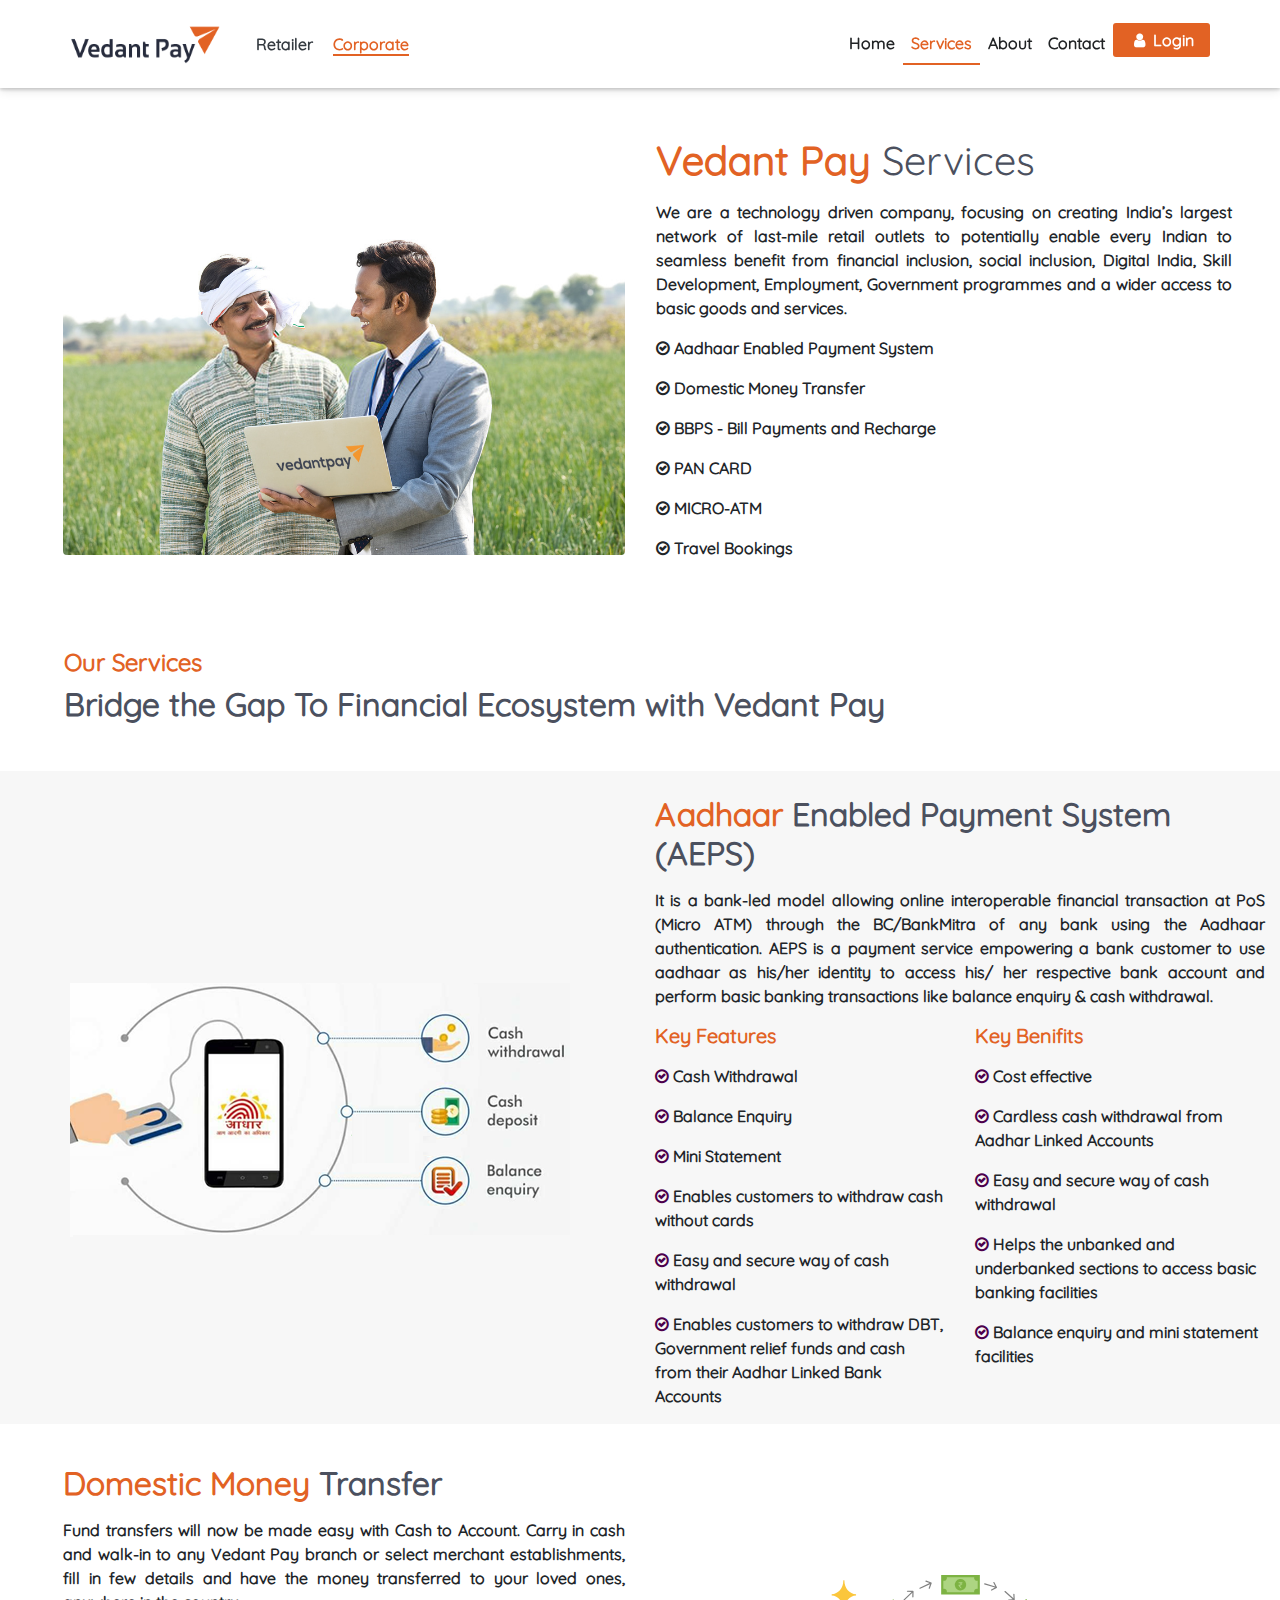
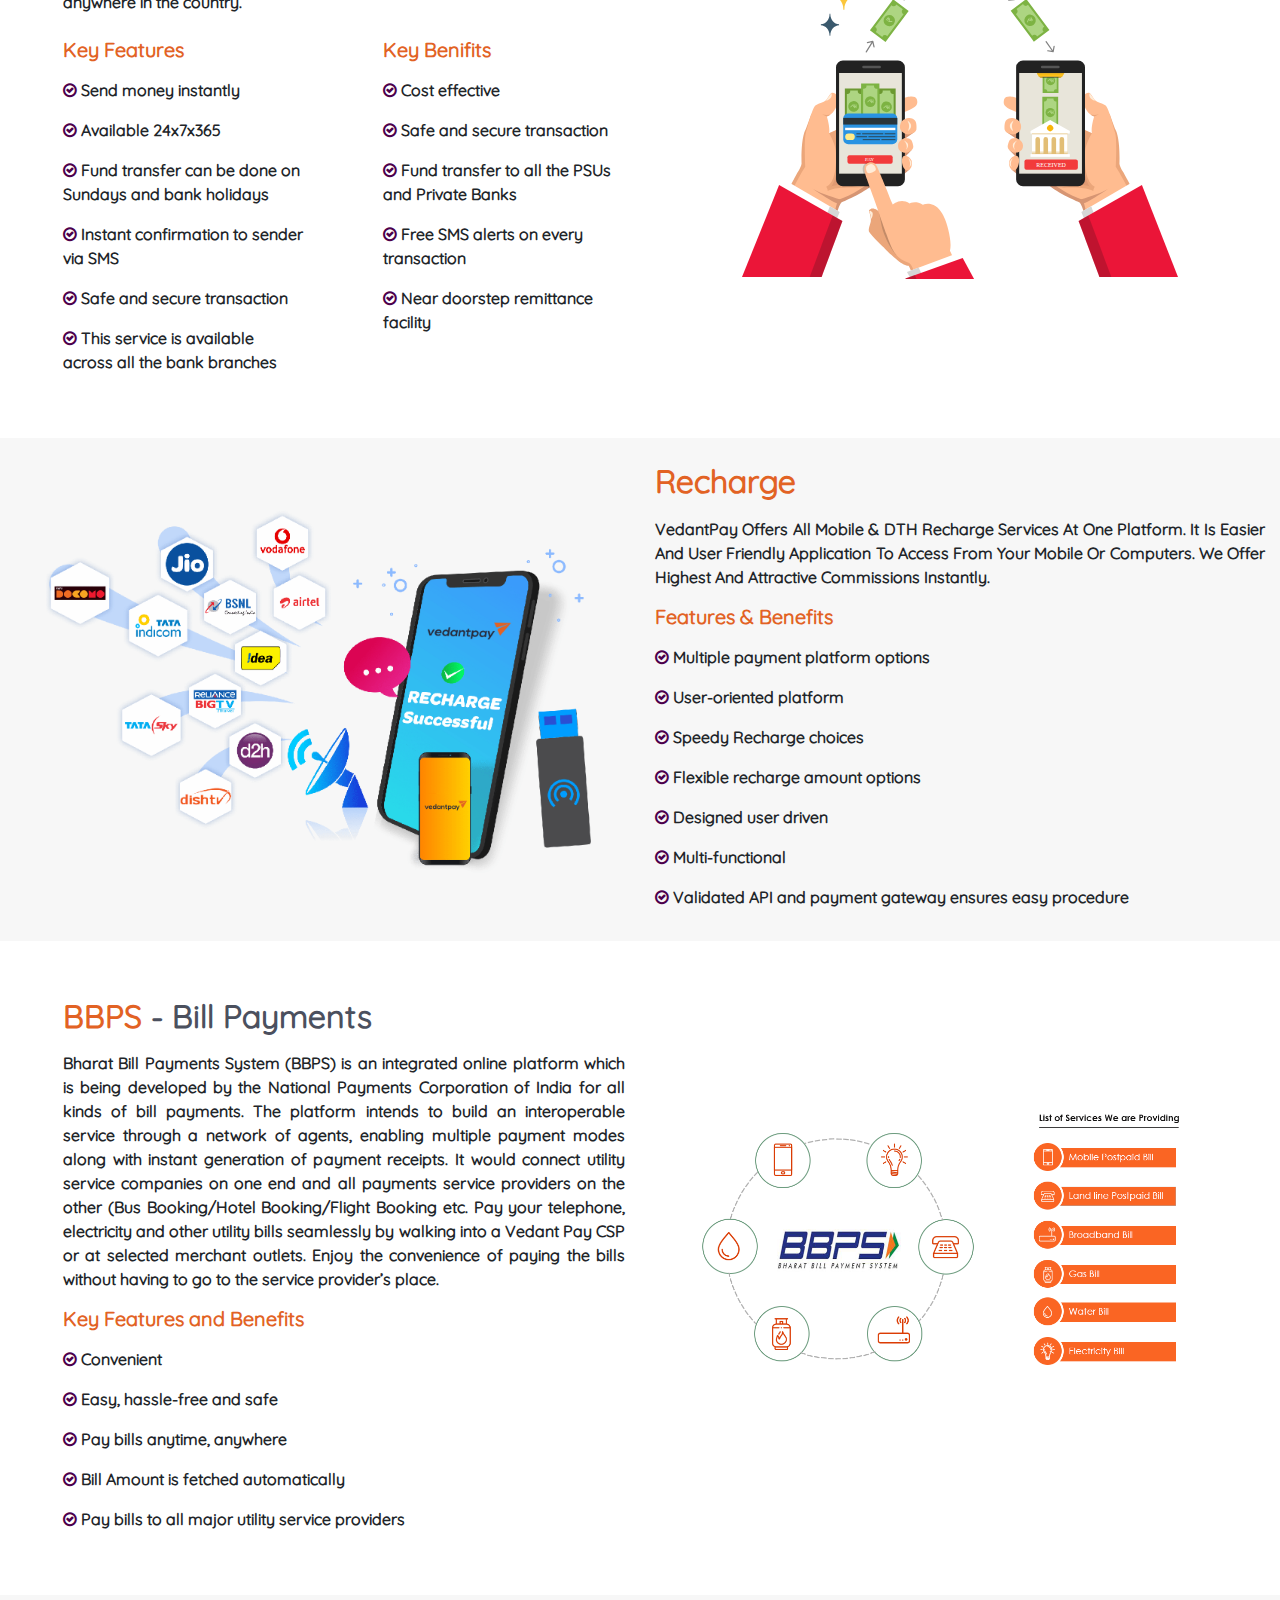
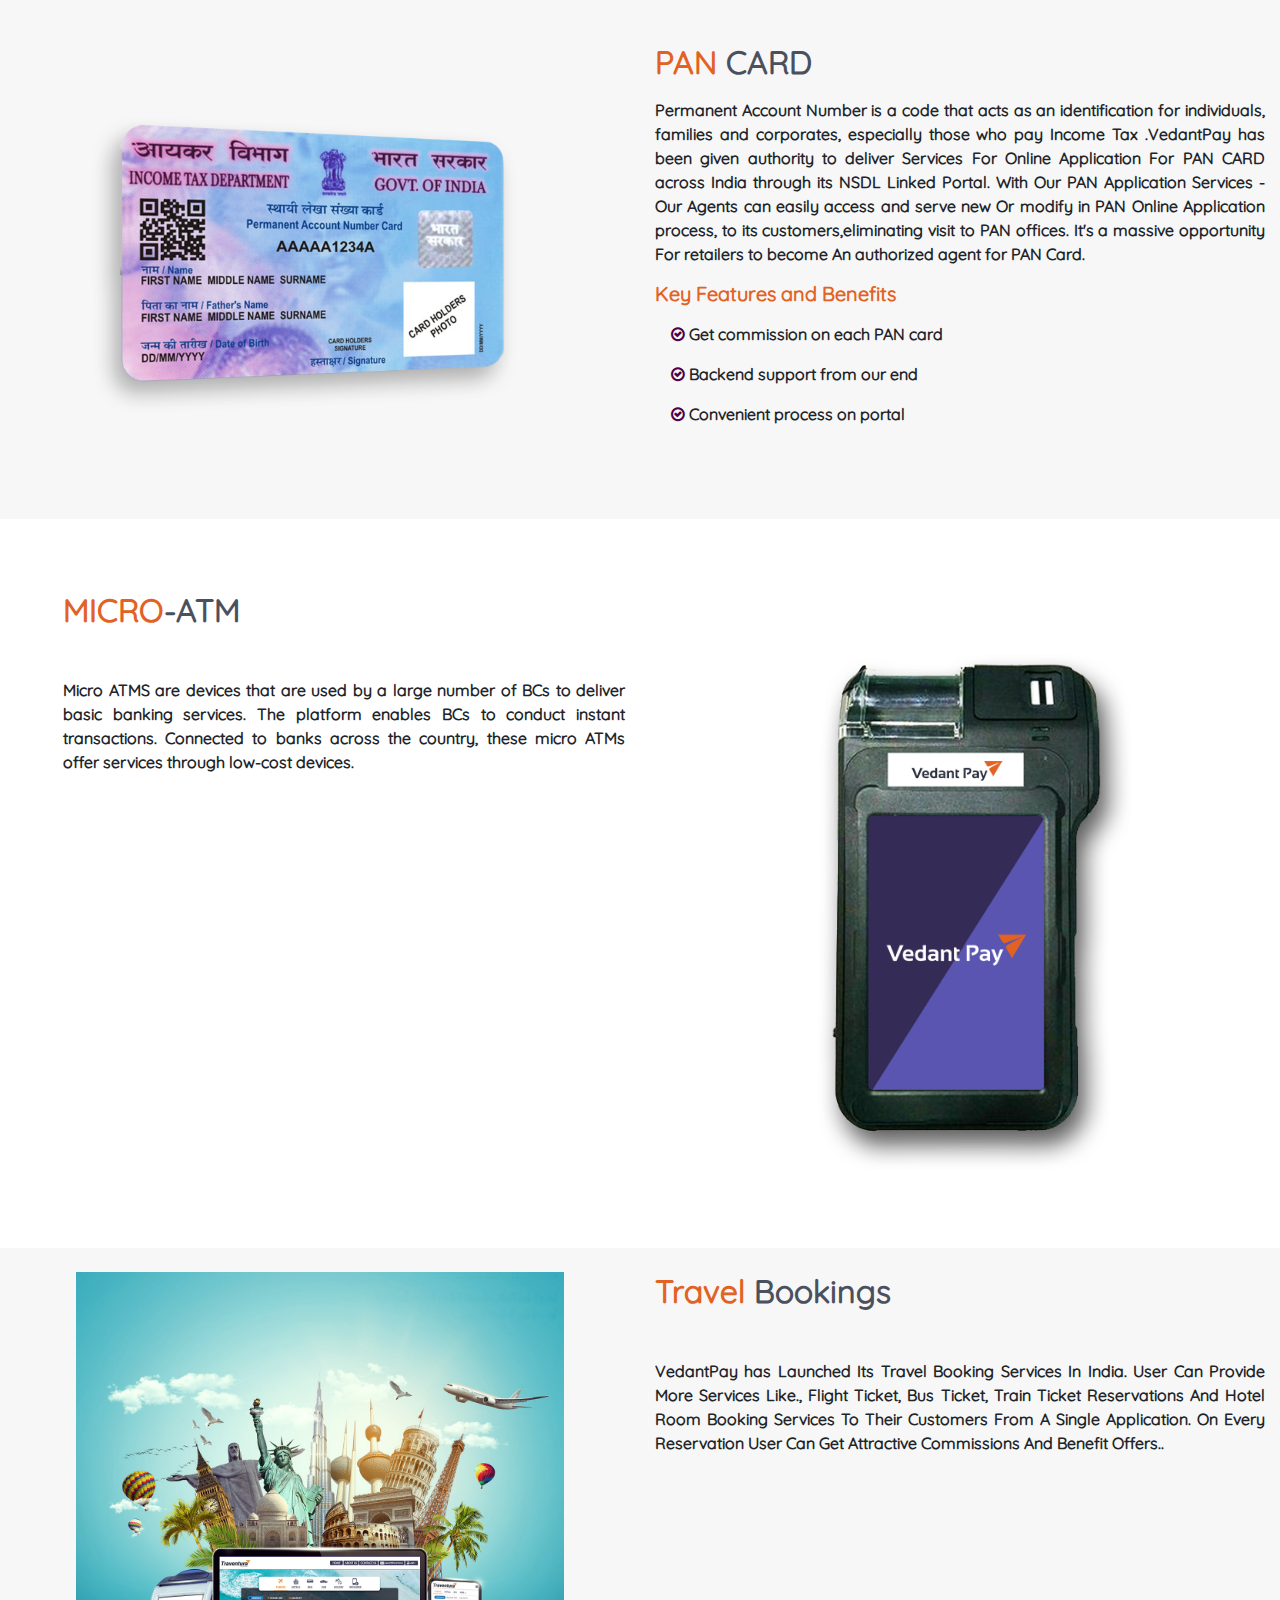
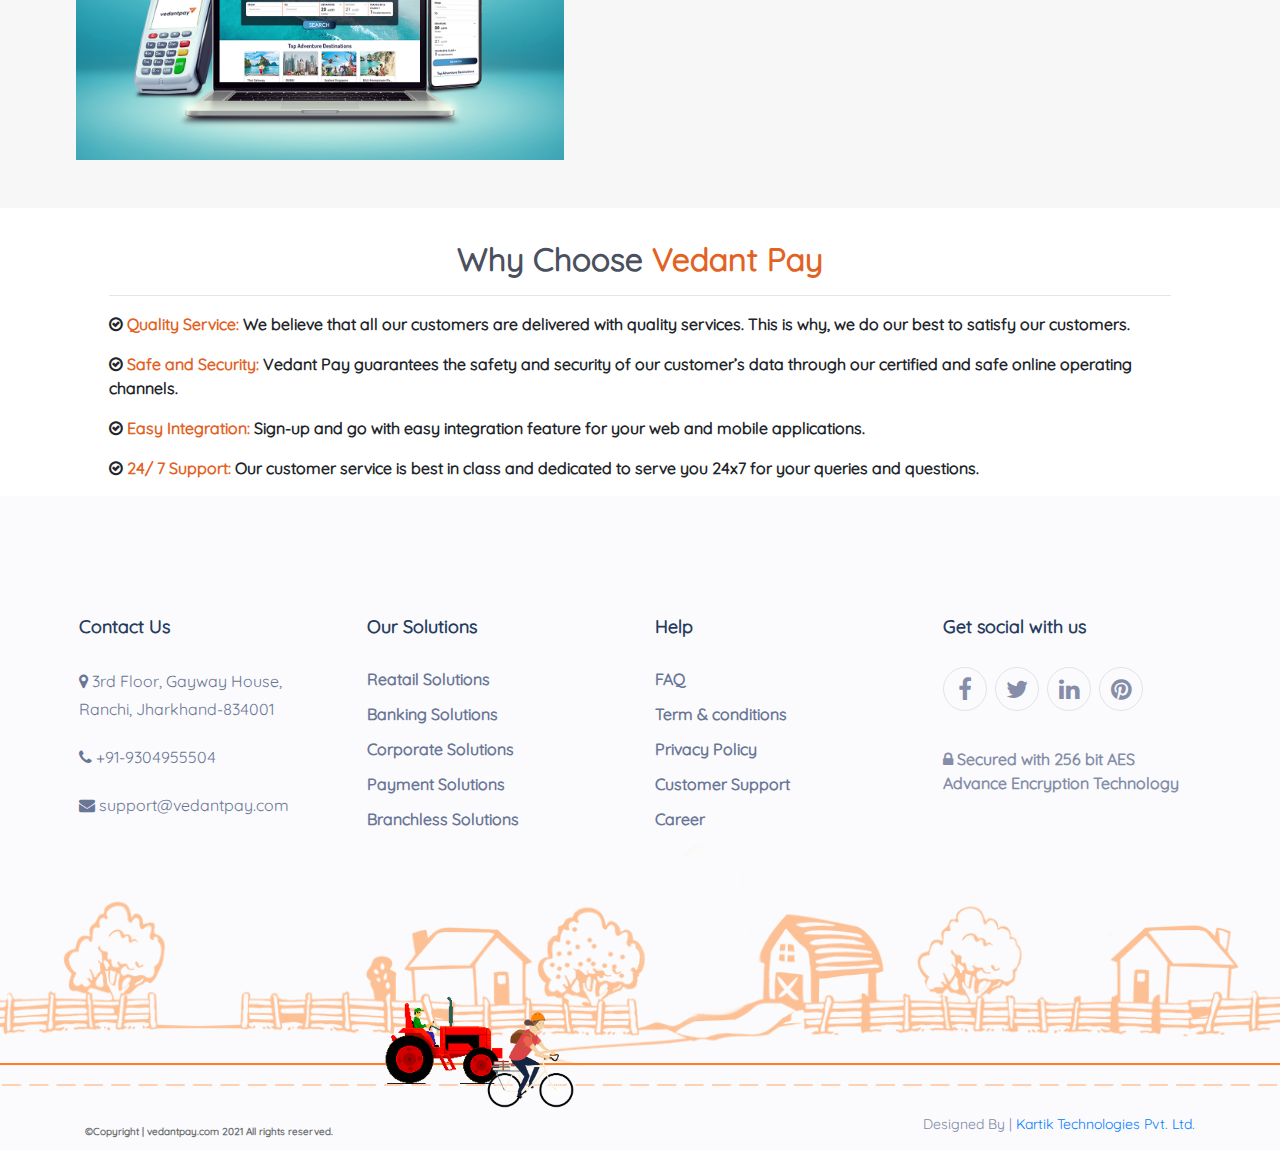
<file: services.html>
<!doctype html>
<html lang="en">

<head>
    <title>VedantPay | Services</title>
    <!-- Required meta tags -->
    <meta charset="utf-8">
    <meta name="viewport" content="width=device-width, initial-scale=1, shrink-to-fit=no">

    <!-- Favicon for pc web -->
    <link rel="shortcut icon" href="./images/logo/favicon.ico" />
    <!-- Favicon for IOS web -->
    <link rel="apple-touch-icon" href="./images/logo/apple-touch-icon.png" />

    <!-- Bootstrap CSS 4.5.2 Local File -->
    <link rel="stylesheet" href="./css/bootstrap/bootstrap.min.css">

    <!-- Fontawesom3 CSS -->
    <link rel="stylesheet" href="./css/fontawesome/font-awesome3.css">
    <!-- Fontawesom CSS -->
    <link rel="stylesheet" href="./css/fontawesome/font-awesome.css">
    <!-- Custom CSS Vedant Pay-->
    <link rel="stylesheet" href="./css/custom/custom.css">

    <!-- Sevices CSS -->
    <link rel="stylesheet" href="css/custom/services.css">

    <!-- homepage CSS-->
    <link rel="stylesheet" href="./css/custom/homepageform.css">
    <link rel="stylesheet" href="https://cdnjs.cloudflare.com/ajax/libs/animate.css/4.1.1/animate.min.css">
    <!--text animation https://animate.style/-->

    <!-- SLIK CSS -->
    <link rel="stylesheet" href="css/slick/slick.css">
    <link rel="stylesheet" href="css/slick/slick-theme.css">

    <!-- AOS CSS -->

    <link rel="stylesheet" href="./css/aos/aos.css">


</head>

<body>

    <div class="precontainer">
        <div class="loader">

            <div class="loader__bar"></div>
            <div class="loader__bar"></div>
            <div class="loader__bar"></div>
            <div class="loader__bar"></div>
            <div class="loader__bar"></div>
            <div class="loader__ball"></div>
            <p>Loading...</p>
        </div>
    </div>





    <div id="vedcontent" class="container-fluid">

        <!-- <div  class="container-fluid info_div bgcolor2">
        <div class="row margin0 top-border">
            <div class="col-md-6 topbar_left">  
                <a class="icon-envelope-alt primary_theme_color" title="Mail at"> &nbsp;info@vedantpay.com</a>
                <a href="/ClientMeeting" title="Schedule a meeting" class="info-btn animated swing">Hire Us</a>
                <a href="/Career" class="info-btn animated swing">Job</a>
            </div>

            <div class="col-md-6 topbar_right">
                <a href="javascript:void(0);" title="Social">Get social with us: </a>
                <a target="_blank" href="https://api.whatsapp.com/send?phone=+918767780676&amp;text=Hi, how may I help you?" title="Whatsapp"><i class="fa fa-whatsapp"></i></a>
                    <a target="_blank" href="https://www.youtube.com/channel/UC5cjx80T81sKIITGUHlI1wg"><i class="fa fa-youtube" title="Youtube"></i></a>        
                    <a target="_blank" href="https://plus.google.com/u/0/110575892623999943291"><i class="icon-google-plus" title="Google +"></i></a>
                    <a target="_blank" href="https://www.facebook.com/ubiqueITsolutions/"><i class="icon-facebook-sign" title="Facebook"></i></a>
            </div>
        </div> -->




        <nav id="menubar" class="navbar navbar-expand-sm bg-dark navbar-light bg-light sticky-top">

            <div class="container padding0">

                <a class="navbar-brand" href="#">
                    <img class="logosize" alt="vedantpay.com" src="./images/logo/logotrans.png">
                    <!-- <br>
            <p class="navbar-brand tagline" href="#">Hum Hain Rahi Pyar Ke</p> -->
                </a>

                <button class="navbar-toggler d-lg-none" type="button" data-toggle="collapse"
                    data-target="#collapsibleNavId" aria-controls="collapsibleNavId" aria-expanded="false"
                    aria-label="Toggle navigation">
                    <span class="navbar-toggler-icon"></span>
                </button>
                <ul id="rc-sm" class="navbar-nav mr-auto mt-2 mt-lg-0">
                    <li class="nav-item mr-l-15"> <a href="./index.html">Retailer</a></li>
                    <li class="nav-item mr-l-15 active"> <a href="./corporate.html">Corporate</a></li>
                </ul>
                <div class="collapse navbar-collapse" id="collapsibleNavId">

                    <ul class="navbar-nav ml-auto mt-2 mt-lg-0">
                        <li class="nav-item">
                            <a class="nav-link" href="./index.html">Home <span
                                    class="sr-only">(current)</span></a>
                        </li>
                        <li class="nav-item active">
                            <a class="nav-link" href="./services.html">Services</a>
                        </li>


                        <!-- <li class="nav-item">
                            <a class="nav-link" href="./gallery.html">Gallery</a>
                        </li> -->

                        <li class="nav-item">
                            <a class="nav-link" href="./about.html">About</a>
                        </li>

                        <li class="nav-item">
                            <a class="nav-link" href="./contact.html">Contact</a>
                        </li>

                        <li class="nav-item">
                            <a class="nav-link loginbtn" href="./contact.html"><i area-hidde="true"
                                    class="icon-user"></i> Login</a>
                        </li>


                        <!--<li class="nav-item dropdown">
                    <a class="nav-link dropdown-toggle" href="#" id="dropdownId" data-toggle="dropdown" aria-haspopup="true" aria-expanded="false">Dropdown</a>
                    <div class="dropdown-menu" aria-labelledby="dropdownId">
                        <a class="dropdown-item" href="#">Action 1</a>
                        <a class="dropdown-item" href="#">Action 2</a>
                    </div>
                </li>
                -->
                    </ul>
                </div>
            </div>
        </nav>


        <!-- Box - 1 -->
        <div class="container-fluid mt-5 mb-5">
            <div class="row mx-0 px-3 px-md-5">
                <div class="col-md-6 col-12 text-center my-auto">
                    <img src="./images/img/Farmer_Money_ copy.jpg" alt="" class="img-fluid my-auto rounded">
                </div>
                <div class="col-md-6 col-12 px-0">
                    <h1 class="mb-3 mt-md-0 mt-5 ml-md-3"><span class="primary_theme_color"><b>Vedant Pay</b></span> Services
                    </h1>
                    <p class="ml-md-3 text-justify"><b>We are a technology driven company, focusing on creating India’s largest network of last-mile
                            retail outlets to potentially enable every Indian to seamless benefit from financial
                            inclusion, social inclusion, Digital India, Skill Development, Employment, Government
                            programmes and a wider access to basic goods and services.</p>
                    <div class="text- justify">
                        <p><i class="icon-ok-circle ml-md-3"></i> Aadhaar Enabled Payment System</p>
                        <p><i class="icon-ok-circle ml-md-3"></i> Domestic Money Transfer</p>
                        <p><i class="icon-ok-circle ml-md-3"></i> BBPS - Bill Payments and Recharge</p>
                        <p><i class="icon-ok-circle ml-md-3"></i> PAN CARD</p>
                        <p><i class="icon-ok-circle ml-md-3"></i> MICRO-ATM</p>
                        <p><i class="icon-ok-circle ml-md-3"></i> Travel Bookings</p>
                    </div>

                    <br>
                </div>
            </div>
        </div>

        <!-- box 2 -->
        <!-- Heading -->
        <div class="container-fluid mt-5">
            <div class="mx-md-5 mx-3 mb-3">
                <h4 class="mx-md-3 primary_theme_color"><b>Our Services</b></h4>
                <h2 class="mx-md-3"><b>Bridge the Gap To Financial Ecosystem with Vedant Pay</b></h2>
            </div>
        </div>

        <!-- Box 3 -->
        <div class="mt-5">
            <div class="container-fluid pt-4 bg-card-corp">
                <div class="row m-0">
                    <div class="col-md-6 col-12 mb-md-auto mb-5 text-center my-md-auto">
                        <img src="./images/img/aeps (1).png" alt="" class="img-fluid mx-auto">
                    </div>
                    <div class="col-md-6 col-12">
                        <h2 class="mb-3"><b><span class="primary_theme_color">Aadhaar</span> Enabled Payment System
                                (AEPS)</b>
                        </h2>
                        <p class="mb-3 text-justify"><b> It is a bank-led model allowing online interoperable financial
                                transaction at PoS (Micro ATM) through the BC/BankMitra of any bank using the Aadhaar
                                authentication. AEPS is a payment service empowering a bank customer to use aadhaar as
                                his/her identity to access his/ her respective bank account and perform basic banking
                                transactions like balance enquiry & cash withdrawal.</b></p>
                        <div class="row">
                            <div class="col-md-6 col-12">
                                <h5 class=" mb-3 primary_theme_color"><b>Key Features</b></h5>
                                <p class=""><i class="icon-ok-circle icon-color-for-services"> </i><b>Cash
                                        Withdrawal</b></p>
                                <p class=""><i class="icon-ok-circle icon-color-for-services"> </i><b>Balance
                                        Enquiry</b></p>
                                <p class=""><i class="icon-ok-circle icon-color-for-services"> </i><b>Mini Statement</b>
                                </p>
                                <p class=""><i class="icon-ok-circle icon-color-for-services"> </i><b>Enables customers
                                        to withdraw cash without cards</b>
                                </p>
                                <p class=""><i class="icon-ok-circle icon-color-for-services"> </i><b>Easy and secure
                                        way of cash withdrawal</b></p>
                                <p class=""><i class="icon-ok-circle icon-color-for-services"> </i><b>Enables customers
                                        to withdraw DBT, Government relief funds and cash from their Aadhar Linked Bank
                                        Accounts</b></p>
                            </div>
                            <div class="col-md-6 col-12">
                                <h5 class=" mb-3 primary_theme_color"><b>Key Benifits</b></h5>
                                <p class=""><i class="icon-ok-circle icon-color-for-services"> </i><b>Cost
                                        effective</b></p>
                                <p class=""><i class="icon-ok-circle icon-color-for-services"> </i><b>Cardless cash
                                        withdrawal from Aadhar Linked Accounts</b></p>
                                <p class=""><i class="icon-ok-circle icon-color-for-services"> </i><b>Easy and secure
                                        way of cash withdrawal</b></p>
                                <p class=""><i class="icon-ok-circle icon-color-for-services"> </i><b>Helps the unbanked
                                        and underbanked sections to access basic banking facilities</b></p>
                                <p class=""><i class="icon-ok-circle icon-color-for-services"> </i><b>Balance enquiry
                                        and mini statement facilities</b></p>
                            </div>
                        </div>
                    </div>
                </div>
            </div>
        </div>

        <!-- Box-4 DMT Section -->
        <div class="mt-3">
            <div class="container-fluid pt-4">
                <div class="row m-0">
                    <div class="col-md-6 col-12 order-md-1 order-2">
                        <h2 class="mb-3 ml-md-5"><b><span class="primary_theme_color">Domestic Money</span> Transfer</b>
                        </h2>
                        <p class="mb-4 ml-md-5 text-justify"><b> Fund transfers will now be made easy with Cash to
                                Account. Carry in cash and walk-in to any Vedant Pay branch or select merchant
                                establishments, fill in few details and have the money transferred to your loved ones,
                                anywhere in the country.
                            </b>
                        </p>
                        <div class="row">
                            <div class="col-md-6 col-12">
                                <h5 class="ml-md-5 mb-3 primary_theme_color"><b>Key Features</b></h5>
                                <p class="ml-md-5"><i class="icon-ok-circle icon-color-for-services"> </i><b>Send money
                                        instantly</b></p>
                                <p class="ml-md-5"><i class="icon-ok-circle icon-color-for-services"> </i><b>Available
                                        24x7x365</b></p>
                                <p class="ml-md-5"><i class="icon-ok-circle icon-color-for-services"> </i><b>Fund
                                        transfer can be done on Sundays and
                                        bank holidays</b></p>
                                <p class="ml-md-5"><i class="icon-ok-circle icon-color-for-services"> </i><b>Instant
                                        confirmation to sender via SMS</b>
                                </p>
                                <p class="ml-md-5"><i class="icon-ok-circle icon-color-for-services"> </i><b>Safe and
                                        secure transaction</b></p>
                                <p class="ml-md-5"><i class="icon-ok-circle icon-color-for-services"> </i><b>This
                                        service is available across all the
                                        bank branches</b></p>
                            </div>
                            <div class="col-md-6 col-12">
                                <h5 class="ml-md-5 mb-3 primary_theme_color"><b>Key Benifits</b></h5>
                                <p class="ml-md-5"><i class="icon-ok-circle icon-color-for-services"> </i><b>Cost
                                        effective</b></p>
                                <p class="ml-md-5"><i class="icon-ok-circle icon-color-for-services"> </i><b>Safe and
                                        secure transaction</b></p>
                                <p class="ml-md-5"><i class="icon-ok-circle icon-color-for-services"> </i><b>Fund
                                        transfer to all the PSUs and Private Banks</b></p>
                                <p class="ml-md-5"><i class="icon-ok-circle icon-color-for-services"> </i><b>Free SMS
                                        alerts on every transaction</b></p>
                                <p class="ml-md-5"><i class="icon-ok-circle icon-color-for-services"> </i><b>Near
                                        doorstep remittance facility</b></p>
                            </div>
                        </div>
                    </div>
                    <div class="col-md-6 col-12 mb-md-auto mb-5 text-center order-md-2 order-1  my-md-auto">
                        <img src="./images/img/money-transfer.svg" alt="" class="img-fluid mx-auto">
                    </div>
                </div>
            </div>
        </div>

        <!-- Box-5 -->
        <div class="mt-5">
            <div class="container-fluid bg-card-corp pt-4 pb-3">
                <div class="row m-0">
                    <div class="col-md-6 col-12 mb-md-auto mb-5 text-center my-md-auto">
                        <img src="./images/img/richarge and bill.png" alt="" class="img-fluid mx-auto">
                    </div>
                    <div class="col-md-6 col-12">
                        <h2 class="mb-3"><b><span class="primary_theme_color">Recharge</span></b></h2>
                        <p class="mb-3 text-justify"><b>VedantPay Offers All Mobile & DTH Recharge Services At One Platform. It Is
                                Easier And User Friendly Application To Access From Your Mobile Or Computers. We Offer
                                Highest And Attractive Commissions Instantly.</b></p>
                        <h5 class=" mb-3 primary_theme_color"><b>Features & Benefits</b></h5>
                        <p class=""><i class="icon-ok-circle icon-color-for-services"> </i><b>Multiple payment platform
                                options</b></p>
                        <p class=""><i class="icon-ok-circle icon-color-for-services"> </i><b>User-oriented platform</b>
                        </p>
                        <p class=""><i class="icon-ok-circle icon-color-for-services"> </i><b>Speedy Recharge
                                choices</b></p>
                        <p class=""><i class="icon-ok-circle icon-color-for-services"> </i><b>Flexible recharge amount
                                options</b></p>
                        <p class=""><i class="icon-ok-circle icon-color-for-services"> </i><b>Designed user driven</b>
                        </p>
                        <p class=""><i class="icon-ok-circle icon-color-for-services"> </i><b>Multi-functional</b></p>
                        <p class=""><i class="icon-ok-circle icon-color-for-services"> </i><b>Validated API and payment
                                gateway ensures easy procedure</b></p>
                    </div>
                </div>
            </div>
        </div>

        <!-- Box-6 -->
        <div class="mt-5">
            <div class="container-fluid pt-2">
                <div class="row m-0">
                    <div class="col-md-6 col-12 order-md-1 order-2">
                        <h2 class="mb-3 ml-md-5"><b><span class="primary_theme_color">BBPS</span> - Bill Payments</b>
                        </h2>
                        <p class="mb-3 ml-md-5 text-justify"><b> Bharat Bill Payments System (BBPS) is an integrated online platform
                                which is being developed by the National Payments Corporation of India for all kinds of
                                bill payments. The platform intends to build an interoperable service through a network
                                of agents, enabling multiple payment modes along with instant generation of payment
                                receipts. It would connect utility service companies on one end and all payments service
                                providers on the other (Bus Booking/Hotel Booking/Flight Booking etc.
                                Pay your telephone, electricity and other utility bills seamlessly by walking into a
                                Vedant Pay CSP or at selected merchant outlets. Enjoy the convenience of paying the
                                bills without having to go to the service provider’s place.</b></p>
                        <h5 class="mb-3 ml-md-5 primary_theme_color"><b>Key Features and Benefits</b></h5>
                        <p class="mb-3 ml-md-5"><i class="icon-ok-circle icon-color-for-services"> </i><b>Convenient</b>
                        </p>
                        <p class="mb-3 ml-md-5"><i class="icon-ok-circle icon-color-for-services"> </i><b>Easy,
                                hassle-free and safe</b></p>
                        <p class="mb-3 ml-md-5"><i class="icon-ok-circle icon-color-for-services"> </i><b>Pay bills
                                anytime, anywhere</b></p>
                        <p class="mb-3 ml-md-5"><i class="icon-ok-circle icon-color-for-services"> </i><b>Bill Amount is
                                fetched automatically</b></p>
                        <p class="mb-3 ml-md-5"><i class="icon-ok-circle icon-color-for-services"> </i><b>Pay bills to
                                all major utility service providers</b></p>

                    </div>
                    <div class="col-md-6 col-12 mb-md-auto mb-5 text-center order-md-2 order-1 my-auto">
                        <img src="./images/img/BBPS.png" alt="" class="img-fluid mx-auto">
                    </div>
                </div>
            </div>
        </div>

        <!-- Box-7 -->
        <div class="mt-5">
            <div class="container-fluid bg-card-corp pt-5 pb-5">
                <div class="row m-0">
                    <div class="col-md-6 col-12 mb-md-auto mb-5 text-center p-md-5 my-md-auto">
                        <img src="./images/img/PAN.png" alt="" class="img-fluid mx-auto">
                    </div>
                    <div class="col-md-6 col-12">
                        <h2 class="mb-3"><b><span class="primary_theme_color">PAN</span> CARD</b></h2>
                        <p class="mb-3 text-justify"><b>Permanent Account Number is a code that acts as an identification for
                                individuals, families and corporates, especially those who pay Income Tax .VedantPay has
                                been given authority to deliver Services For Online Application For
                                PAN CARD across India through its NSDL Linked Portal. With Our PAN Application Services
                                - Our Agents can easily access and serve new Or modify in PAN Online Application
                                process, to its customers,eliminating visit to PAN offices. It's a massive opportunity
                                For retailers to become An authorized agent for PAN Card.</b>
                        </p>
                        <h5 class="mb-3 primary_theme_color"><b>Key Features and Benefits</b></h5>
                        <p class="mb-3 ml-md-3"><i class="icon-ok-circle icon-color-for-services"> </i><b>Get commission
                                on each PAN card</b>
                        </p>
                        <p class="mb-3 ml-md-3"><i class="icon-ok-circle icon-color-for-services"> </i><b>Backend
                                support from our end</b></p>
                        <p class="mb-3 ml-md-3"><i class="icon-ok-circle icon-color-for-services"> </i><b>Convenient
                                process on portal</b></p>
                    </div>
                </div>
            </div>
        </div>

        <!-- Box-8 -->
        <div class="mt-5">
            <div class="container-fluid pt-4">
                <div class="row m-0">
                    <div class="col-md-6 col-12 order-md-1 order-2">
                        <h2 class="mb-5 ml-md-5"><b><span class="primary_theme_color">MICRO</span>-ATM</b></h2>
                        <p class="mb-5 ml-md-5 text-justify"><b>Micro ATMS are devices that are used by a large number of BCs to
                                deliver basic banking services. The platform enables BCs to conduct instant
                                transactions. Connected to banks across the country, these micro ATMs offer services
                                through low-cost devices.</b>
                        </p>
                    </div>
                    <div class="col-md-6 col-12 mb-md-auto mb-5 text-center order-md-2 order-1 ">
                        <img src="../images/img/microatm.png" alt="" class="img-fluid mx-auto">
                    </div>
                </div>
            </div>
        </div>

        <!-- Box-9 -->
        <div class="mt-5 mb-0">
            <div class="container-fluid bg-card-corp pt-4 pb-5">
                <div class="row m-0">
                    <div class="col-md-6 col-12 mb-md-auto mb-5 text-center">
                        <img src="./images/img/Travel_Booking.png" alt="" class="img-fluid mx-auto" height="70%" width="80%">
                    </div>
                    <div class="col-md-6 col-12">
                        <h2 class="mb-5"><b><span class="primary_theme_color">Travel</span> Bookings</b></h2>
                        <p class="mb-5 text-justify"><b>VedantPay has Launched Its Travel Booking Services In India. User Can
                                Provide More Services Like., Flight Ticket, Bus Ticket, Train Ticket Reservations And
                                Hotel Room Booking Services To Their Customers From A Single Application. On Every
                                Reservation User Can Get Attractive Commissions And Benefit Offers..</b></p>
                    </div>
                </div>
            </div>
        </div>


        <!-- Box 10 -->

        <div class="container mt-3 pt-3 mb-0 ">
            <div class="row mx-0">
                <div class="col-12 px-4 px-0">
                    <h2 class=" mb-3 text-center"><b>Why Choose <span class="primary_theme_color">Vedant Pay</span></b>
                    </h2>
                    <hr>
                    <p class="mx-0 px-0"><i class="icon-ok-circle"> </i><b class="primary_theme_color">Quality
                            Service:</b> We believe that all our customers are delivered with quality services. This is
                        why, we do our best to satisfy our customers.</p>
                    <p class="mx-0 px-0"><i class="icon-ok-circle"> </i><b class="primary_theme_color">Safe and
                            Security:</b> Vedant Pay guarantees the safety and security of our customer’s data through
                        our certified and safe online operating channels.</p>
                    <p class="mx-0 px-0"><i class="icon-ok-circle"> </i><b class="primary_theme_color">Easy
                            Integration:</b> Sign-up and go with easy integration feature for your web and mobile
                        applications. </p>
                    <p class="mx-0 px-0"><i class="icon-ok-circle"> </i><b class="primary_theme_color">24/ 7
                            Support:</b> Our customer service is best in class and dedicated to serve you 24x7 for your
                        queries and questions.</p>

                </div>
            </div>
        </div>






























        <!-- Footer Section -->
        <footer class="new_footer_area bg_color">
            <div class="new_footer_top">
                <div class="container-fluid">
                    <div class="row margin0 footrcontent">
                        <div class="col-lg-3 col-md-6">
                            <div class="f_widget company_widget wow fadeInLeft" data-wow-delay="0.2s"
                                style="visibility: visible; animation-delay: 0.2s; animation-name: fadeInLeft;">
                                <h3 class="f-title f_600 t_color f_size_18">Contact Us</h3>
                                <p><i class="fa fa-map-marker" aria-hidden="true"></i> 3rd Floor, Gayway House, Ranchi,
                                    Jharkhand-834001</p>
                                <p><i class="fa fa-phone" aria-hidden="true"></i> +91-9304955504</p>
                                <p><i class="fa fa-envelope" aria-hidden="true"></i> support@vedantpay.com</p>

                            </div>
                        </div>
                        <div class="col-lg-3 col-md-6">
                            <div class="f_widget about-widget pl_70 wow fadeInLeft global_centr_align"
                                data-wow-delay="0.4s"
                                style="visibility: visible; animation-delay: 0.4s; animation-name: fadeInLeft;">
                                <h3 class="f-title f_600 t_color f_size_18">Our Solutions</h3>
                                <ul class="list-unstyled f_list">
                                    <li><a href="#">Reatail Solutions</a></li>
                                    <li><a href="#">Banking Solutions</a></li>
                                    <li><a href="#">Corporate Solutions</a></li>
                                    <li><a href="#">Payment Solutions</a></li>
                                    <li><a href="#">Branchless Solutions</a></li>
                                </ul>
                            </div>
                        </div>
                        <div class="col-lg-3 col-md-6">
                            <div class="f_widget about-widget pl_70 wow fadeInLeft global_centr_align"
                                data-wow-delay="0.6s"
                                style="visibility: visible; animation-delay: 0.6s; animation-name: fadeInLeft;">
                                <h3 class="f-title f_600 t_color f_size_18">Help</h3>
                                <ul class="list-unstyled f_list">
                                    <li><a href="#">FAQ</a></li>
                                    <li><a href="#">Term &amp; conditions</a></li>
                                    <li><a href="#">Privacy Policy</a></li>
                                    <li><a href="#">Customer Support</a></li>
                                    <li><a href="#">Career</a></li>
                                </ul>
                            </div>
                        </div>
                        <div class="col-lg-3 col-md-6">
                            <div class="f_widget social-widget pl_70 wow fadeInLeft global_centr_align"
                                data-wow-delay="0.8s"
                                style="visibility: visible; animation-delay: 0.8s; animation-name: fadeInLeft;">
                                <h3 class="f-title f_600 t_color f_size_18">Get social with us</h3>
                                <div class="f_social_icon">
                                    <a href="#" class="fa fa-facebook"></a>
                                    <a href="#" class="fa fa-twitter"></a>
                                    <a href="#" class="fa fa-linkedin"></a>
                                    <a href="#" class="fa fa-pinterest"></a>
                                </div>
                                <p></p>
                                <p style="padding-top: 20px; color: #858da8;"><i class="fa fa-lock"
                                        aria-hidden="true"></i> Secured with 256 bit AES <br> Advance Encryption
                                    Technology</p>
                            </div>
                        </div>
                    </div>
                </div>
                <div class="footer_bg">
                    <div class="footer_bg_one"></div>
                    <div class="footer_bg_two"></div>
                </div>
            </div>
            <div class="footer_bottom">
                <div class="container">
                    <div class="row align-items-center">
                        <div class="col-lg-6 col-sm-7">
                            <p class="mb-0 f_400 global_centr_align">©Copyright | vedantpay.com 2021 All rights
                                reserved.</p>
                        </div>
                        <div class="col-lg-6 col-sm-5 text-right global_centr_align">
                            <p>Designed By | <a href="#">Kartik Technologies Pvt. Ltd.</a></p>
                        </div>
                    </div>
                </div>
            </div>
        </footer>





    </div>


    <!-- Optional JavaScript -->
    <!-- jQuery first, then Popper.js, then Bootstrap JS -->
    <script src="./js/vendor/jquery/jquery.min.js" type="text/javascript"></script>
    <script src="./js/vendor/bootstrap/popper.min.js" type="text/javascript"></script>
    <script src="./js/vendor/bootstrap/bootstrap.min.js" type="text/javascript"></script>
    <script src="./js/customScript/custom.js" type="text/javascript"></script>
    <script type="text/javascript" src="./js/vendor/aos/aos.js"></script><!-- AOS JS  -->
    <script src="./js/customScript/services.js" type="text/javascript"></script><!-- Services  -->
    <script src="./js/vendor/slick/slick.min.js"></script><!-- Slick  -->


</body>

</html>
</file>
<file: css/custom/custom.css>
/* Vendant Pay CSS  */
/* Copyright@vendantpay.com  */
/* All the images, logo and styles used in this application is an assest of VedantPay.Com. Using these assests without permission is subjected to copyright claim and you may face legal issues.  */


                                
@import "../../css/fontawesome/typography.css";
.primary_theme_color{
    color: #e26224;
}

.colortextblack{
  color: black;
}

.primary_theme_bgcolor{
    background-color: #e26224;
}

.bgcolor2{
    background-color:#e57a10;
}
.textslider{
  color: #e26224;
  font-weight: 800;
}

/* The sticky class is added to the navbar with JS when it reaches its scroll position */
.sticky {
    position: fixed;
    top: 0;
    width: 100%;
  }
  
  /* Add some top padding to the page content to prevent sudden quick movement (as the navigation bar gets a new position at the top of the page (position:fixed and top:0) */
  .sticky + .content {
    padding-top: 60px;
  }


body{
    margin: 0 !important;
    font-family: QuickSand;
     font-size: 1rem;
    font-weight: 400;
    line-height: 1.5;
    color: #212529;
    text-align: left;
    background-color: #fff;
}

.font3{
  font-size: 3rem;
}

.slideul li{

  float: right;
  margin: 0 12px 0 12px;
  
}

.pad15 button{
  margin-top: 15px;
}

.m-top15{
  margin-top: 15px;
}

.m-top35
{
  margin-top: 35px;
}




.navbar-light .navbar-nav .nav-link {
  color: #858da8;
  font-weight: 600;
}

.logosize{
  height: 40px;
  width: 150px;
}

.margin0{
    margin-left: 0 !important;
    margin-right: 0 !important;
}

.marginbot15{
  margin-bottom: 10px !important;
}

.padding0{
   padding-left: 0!important;
   padding-right: 0!important;
}

.padding15{
  padding: 0 15px 0 15px;
}

.paddingtopbot{
  padding: 15px 0 15px 0;
}

.retailer{
  border-radius: 5px;
    padding: 15px;
}
.global_ret_btn_white{
  background: white !important;
    color: #e26224 !important;
    text-shadow: 0px 1px 1px #7a2d08;
    width: 100%;
}
.global_ret_btn{
  width: 100%;
}

.img-distributor{
  width: 80%;
  display: block;
  margin-right: auto;
  margin-left: auto;
}

.slideul{
  text-decoration: none;
  text-align: left;
  list-style-type: none;
  
}
#bcmrtrl{
  background: linear-gradient(to left, #e26224 , #f78b21);
  padding: 15px 0 28px;
  color: #fff;
}

.btn-white{
  
    background: white;
    color: chocolate;
}

.btn-red{
  background: #ff0018;
    color: #fbfbfd;
}

#bcmrtrl h4 {
  color: #fff;
  font-weight: 700;
  font-size: 30px;
  margin-bottom: 15px;
}

.btn:before {
  content: "";
  position: absolute;
  bottom: -8px;
  left: 0px;
  width: 100%;
  height: 10px;
  filter: blur(20px);
  border-radius: 30px;
  display: inline-block;
  z-index: -1;
  transition: all 0.3s ease-out 0s;
}

.carousel-item img {
  width: inherit;
}

.carousel-item{
  max-height: 550px;
}
.carousel-caption {
  top: 20%;
}

.slider-caption{
  width: 100%;
}
.wd100{
  width: 100%;
}
#car-servc > a{
  padding: 15px;
}

.text-responsive-slider{
  position: relative;
  top: 15%;
}

.subtextslider{
  color: black;
padding: 0 6em 0 6em;
}

#car-servc > a{
  border-bottom: 0 !important;
}

.bg-light{
    background-color:#fff !important
}

.loginbtn{
    background-color: #e26224;
    border-radius: 3px;
    color: white !important;
    padding: .3rem 1rem .3rem 1rem !important;
}

.globalBtn{
  background-color: #e26224;
  border-radius: 2px;
  color: white !important;
  padding: .3rem 1rem .3rem 1rem !important;
}

.btnborder{
  border: 1px solid #e26224;
  border: 1px solid #e26224;
    width: 60%;
    color: #d55618;
    font-weight: 600;
}

.section-title{
  
  color: #fff;
  text-shadow: none;
  text-align: center;
  margin-top: 3rem;
  padding: 5px 0 5px 0;
  font-weight: 800;
}




.navbar{
   background:  rgba(0,0,0,.2);
   box-shadow: 0 2px 3px 0 rgb(0 0 0 / 16%), 0 2px 10px 0 rgb(0 0 0 / 12%);
   font-weight: 300;
}

.navbar-brand{
  padding: 1rem 0 1rem 0;
}


.carousel-inner {
    height:550px;
    border-bottom: 1px solid #d4cfcf;
}


.spacemark{
    padding: 11px 5px 0px 5px;
    background-color: #e26224;
}
.container-fluid{
    padding-right: 0;
    padding-left: 0;
}

.info_div {
    height: 40px;
    color: #fff;
}

.top-border{
    border-bottom: 0.1rem solid #ea8b48;
}

.bottom-border{
  border-bottom: 0.1rem solid #ea8b48;
}
.info-btn{
    font-size: 13px;
    line-height: 20px;
    padding: 0 5px;
    font-weight: bold;
    border: 1px solid #e26224;
    border-radius: 3px;
    vertical-align: middle;
}



a:hover {
    color: #e26224;
    text-decoration: none;
}


.topbar_left a{
    font-size: 0.8rem;
    color: #ffffff;
}





.navbg {
  transition-duration: 00.2s;
  transition-timing-function: ease;
  transform-style: preserve-3d;
  border-bottom: 3px solid #e26224;
}

.tagline{
  position: absolute;
  left: 2%;
  top: 58%;
  font-size: 16px;
}

/* menu text color */
.navbar-light .navbar-nav .nav-link {
  color: #212325;
  font-weight: 800;
}
#rc-sm > li a{
  color: #343a40;
  font-weight: 600;
}

/* Menu active color */
.active a{
  color: rgb(226 98 36) !important;
  border-bottom: 2px solid #e26224;
}
.navbar-light .navbar-nav .active>.nav-link, .navbar-light .navbar-nav .nav-link.active, .navbar-light .navbar-nav .nav-link.show, .navbar-light .navbar-nav .show>.nav-link {
  color: rgb(226 98 36);
  border-bottom: 2px solid #e26224;
}

/* retail corporate menu */
.mr-l-15{
  margin-left: 20px;
}
.mr-r-15{
  margin-right: 20px;
}


/* services */
#txtsrvc p{

  background: #e26224;
    color: #fff;
    padding: 5px 10px;
    border-radius: 3px;
}

.icon-color-for-services{
  color: #4D004C;
}



/* ***********************************Media Query for all pages Begin******************************************** */
 /* Media Query for Mobile Devices */
 @media (max-width: 480px) {

  .loginbtn{
    width: 30%;
  }
  /* slider content text */
  .carousel-item{
    max-height: max-content;
  }

  .carousel-inner {
    height: auto;
}

.subtextslider{
  padding: 0 !important;
}

.text-responsive-slider {
  position: relative;
  top: 0;
  padding: 35px;
}

#car-servc > a {
  padding: 15px;
  text-align: left;
  display: table-row;
}
 /* slider content text */
/* retail corporate menu */
  .sm-mrg-10{
    margin-top: 10px !important;
  }
  #rc-sm{
    display: -webkit-box !important;
  }
  #rc-sm > li{
    float: right !important;
  }
  /* retail corporate menu */

 

    
    .info_div {
        height: auto;
        
    }

.footrcontent{
  padding: 0 1rem 0 1rem;
}

.global_centr_align{
  text-align: center !important;
  -webkit-text-size-adjust: auto;
}

 }
 

  
/* Media Query for low resolution  Tablets, Ipads */
@media (min-width: 481px) and (max-width: 767px) {



  .subtextslider{
    padding: 0 5px 0 5px !important;
  }
  
  .text-responsive-slider{
    position: relative;
    top: 5%;
  }

    .info_div {
        height: auto;
        
    }
.topbar_left{
    text-align: center;
    -webkit-text-size-adjust: auto;
    padding-left: 12px;
}

.topbar_right{
    text-align: center;
    -webkit-text-size-adjust: auto;
    padding-right: 12px;
}

.footrcontent{
  padding: 0 1rem 0 1rem;
}

}
  
/* Media Query for Tablets Ipads portrait mode */
@media (min-width: 768px) and (max-width: 1024px){
  
  .subtextslider{
    padding: 0 15px 0 15px !important;
  }
  

  .text-responsive-slider{
    position: relative;
    top: 0;
  }

    .footrcontent{
      padding: 0 4rem 0 4rem;
    }
    
}
  
/* Media Query for Laptops and Desktops */
@media (min-width: 1025px) and (max-width: 1280px){
  
  
  
    .footrcontent{
      padding: 0 4rem 0 4rem;
    }
    
}
  
/* Media Query for Large screens */
@media (min-width: 1281px) {
    body {
        background-color: white;
    }
    .footrcontent{
      padding: 0 4rem 0 4rem;
    }
    
}

@media (min-width: 1200px){
  .srcvcimg{
    max-width: 1319px;
    margin-top: 35px;
  }
}


 /* *************************************Media query END****************************************** */


































































































































/* before footer */
.bfrtitle{
  font-size: 2.7rem;
  font-weight: 800;
}

.bfrimg{
  height: 292px;
    bottom: 16%;
    position: relative;
}

.border-bottom{
  border-bottom: 1px solid #e57a10 !important;
}

.bfrpad40{
  padding: 40px;
}



  /* Bar loader*/

  
.precontainer {
  height: 100vh;
  width: 100vw;
  font-family: Helvetica;
  background-color: #de6946;
}

.precontainer p {
  top: 100%;
  bottom: 0;
  left: 0%;
  right: 0;
  margin: auto;
  position: relative;
  color: #343a40;
}
  
  .loader {
    top: 0;
    bottom: 0;
    left: 0;
    right: 0;
    margin: auto;
    position: absolute;
    width: 75px;
    height: 100px;
  }
  .loader__bar {
    position: absolute;
    bottom: 0;
    width: 10px;
    height: 50%;
    background: #fff;
    transform-origin: center bottom;
    box-shadow: 1px 1px 0 rgba(0, 0, 0, 0.2);
  }
  .loader__bar:nth-child(1) {
    left: 0px;
    transform: scale(1, 0.2);
    -webkit-animation: barUp1 4s infinite;
            animation: barUp1 4s infinite;
  }
  .loader__bar:nth-child(2) {
    left: 15px;
    transform: scale(1, 0.4);
    -webkit-animation: barUp2 4s infinite;
            animation: barUp2 4s infinite;
  }
  .loader__bar:nth-child(3) {
    left: 30px;
    transform: scale(1, 0.6);
    -webkit-animation: barUp3 4s infinite;
            animation: barUp3 4s infinite;
  }
  .loader__bar:nth-child(4) {
    left: 45px;
    transform: scale(1, 0.8);
    -webkit-animation: barUp4 4s infinite;
            animation: barUp4 4s infinite;
  }
  .loader__bar:nth-child(5) {
    left: 60px;
    transform: scale(1, 1);
    -webkit-animation: barUp5 4s infinite;
            animation: barUp5 4s infinite;
  }
  .loader__ball {
    position: absolute;
    bottom: 10px;
    left: 0;
    width: 10px;
    height: 10px;
    background: #fff;
    border-radius: 50%;
    -webkit-animation: ball 4s infinite;
            animation: ball 4s infinite;
  }
  
  @-webkit-keyframes ball {
    0% {
      transform: translate(0, 0);
    }
    5% {
      transform: translate(8px, -14px);
    }
    10% {
      transform: translate(15px, -10px);
    }
    17% {
      transform: translate(23px, -24px);
    }
    20% {
      transform: translate(30px, -20px);
    }
    27% {
      transform: translate(38px, -34px);
    }
    30% {
      transform: translate(45px, -30px);
    }
    37% {
      transform: translate(53px, -44px);
    }
    40% {
      transform: translate(60px, -40px);
    }
    50% {
      transform: translate(60px, 0);
    }
    57% {
      transform: translate(53px, -14px);
    }
    60% {
      transform: translate(45px, -10px);
    }
    67% {
      transform: translate(37px, -24px);
    }
    70% {
      transform: translate(30px, -20px);
    }
    77% {
      transform: translate(22px, -34px);
    }
    80% {
      transform: translate(15px, -30px);
    }
    87% {
      transform: translate(7px, -44px);
    }
    90% {
      transform: translate(0, -40px);
    }
    100% {
      transform: translate(0, 0);
    }
  }
  
  @keyframes ball {
    0% {
      transform: translate(0, 0);
    }
    5% {
      transform: translate(8px, -14px);
    }
    10% {
      transform: translate(15px, -10px);
    }
    17% {
      transform: translate(23px, -24px);
    }
    20% {
      transform: translate(30px, -20px);
    }
    27% {
      transform: translate(38px, -34px);
    }
    30% {
      transform: translate(45px, -30px);
    }
    37% {
      transform: translate(53px, -44px);
    }
    40% {
      transform: translate(60px, -40px);
    }
    50% {
      transform: translate(60px, 0);
    }
    57% {
      transform: translate(53px, -14px);
    }
    60% {
      transform: translate(45px, -10px);
    }
    67% {
      transform: translate(37px, -24px);
    }
    70% {
      transform: translate(30px, -20px);
    }
    77% {
      transform: translate(22px, -34px);
    }
    80% {
      transform: translate(15px, -30px);
    }
    87% {
      transform: translate(7px, -44px);
    }
    90% {
      transform: translate(0, -40px);
    }
    100% {
      transform: translate(0, 0);
    }
  }
  @-webkit-keyframes barUp1 {
    0% {
      transform: scale(1, 0.2);
    }
    40% {
      transform: scale(1, 0.2);
    }
    50% {
      transform: scale(1, 1);
    }
    90% {
      transform: scale(1, 1);
    }
    100% {
      transform: scale(1, 0.2);
    }
  }
  @keyframes barUp1 {
    0% {
      transform: scale(1, 0.2);
    }
    40% {
      transform: scale(1, 0.2);
    }
    50% {
      transform: scale(1, 1);
    }
    90% {
      transform: scale(1, 1);
    }
    100% {
      transform: scale(1, 0.2);
    }
  }
  @-webkit-keyframes barUp2 {
    0% {
      transform: scale(1, 0.4);
    }
    40% {
      transform: scale(1, 0.4);
    }
    50% {
      transform: scale(1, 0.8);
    }
    90% {
      transform: scale(1, 0.8);
    }
    100% {
      transform: scale(1, 0.4);
    }
  }
  @keyframes barUp2 {
    0% {
      transform: scale(1, 0.4);
    }
    40% {
      transform: scale(1, 0.4);
    }
    50% {
      transform: scale(1, 0.8);
    }
    90% {
      transform: scale(1, 0.8);
    }
    100% {
      transform: scale(1, 0.4);
    }
  }
  @-webkit-keyframes barUp3 {
    0% {
      transform: scale(1, 0.6);
    }
    100% {
      transform: scale(1, 0.6);
    }
  }
  @keyframes barUp3 {
    0% {
      transform: scale(1, 0.6);
    }
    100% {
      transform: scale(1, 0.6);
    }
  }
  @-webkit-keyframes barUp4 {
    0% {
      transform: scale(1, 0.8);
    }
    40% {
      transform: scale(1, 0.8);
    }
    50% {
      transform: scale(1, 0.4);
    }
    90% {
      transform: scale(1, 0.4);
    }
    100% {
      transform: scale(1, 0.8);
    }
  }
  @keyframes barUp4 {
    0% {
      transform: scale(1, 0.8);
    }
    40% {
      transform: scale(1, 0.8);
    }
    50% {
      transform: scale(1, 0.4);
    }
    90% {
      transform: scale(1, 0.4);
    }
    100% {
      transform: scale(1, 0.8);
    }
  }
  @-webkit-keyframes barUp5 {
    0% {
      transform: scale(1, 1);
    }
    40% {
      transform: scale(1, 1);
    }
    50% {
      transform: scale(1, 0.2);
    }
    90% {
      transform: scale(1, 0.2);
    }
    100% {
      transform: scale(1, 1);
    }
  }
  @keyframes barUp5 {
    0% {
      transform: scale(1, 1);
    }
    40% {
      transform: scale(1, 1);
    }
    50% {
      transform: scale(1, 0.2);
    }
    90% {
      transform: scale(1, 0.2);
    }
    100% {
      transform: scale(1, 1);
    }
  }

/* Footer starts here */


.new_footer_area {
  background: #fbfbfd;
}


.new_footer_top {
  padding: 120px 0px 270px;
  position: relative;
    overflow-x: hidden;
}
.new_footer_area .footer_bottom {
  padding-top: 5px;
  padding-bottom: 0px;
}
.footer_bottom {
  font-size: 14px;
  font-weight: 300;
  line-height: 20px;
  color: #7f88a6;
  padding: 27px 0px;
}
.new_footer_top .company_widget p {
  font-size: 16px;
  font-weight: 300;
  line-height: 28px;
  color: #6a7695;
  margin-bottom: 20px;
}
.new_footer_top .company_widget .f_subscribe_two .btn_get {
  border-width: 1px;
  margin-top: 20px;
}
.btn_get_two:hover {
  background: transparent;
  color: #e57a10;
}
.btn_get:hover {
  color: #fff;
  background: #e57a10;
  border-color: #e57a10;
  -webkit-box-shadow: none;
  box-shadow: none;
}
a:hover, a:focus, .btn:hover, .btn:focus, button:hover, button:focus {
  text-decoration: none;
  outline: none;
}



.new_footer_top .f_widget.about-widget .f_list li a:hover {
  color: #e57a10;
}
.new_footer_top .f_widget.about-widget .f_list li {
  margin-bottom: 11px;
}
.f_widget.about-widget .f_list li:last-child {
  margin-bottom: 0px;
}
.f_widget.about-widget .f_list li {
  margin-bottom: 15px;
}
.f_widget.about-widget .f_list {
  margin-bottom: 0px;
}
.new_footer_top .f_social_icon a {
  width: 44px;
  height: 44px;
  line-height: 43px;
  background: transparent;
  border: 1px solid #e2e2eb;
  font-size: 24px;
}
.f_social_icon a {
  width: 46px;
  height: 46px;
  border-radius: 50%;
  font-size: 14px;
  line-height: 45px;
  color: #858da8;
  display: inline-block;
  background: #ebeef5;
  text-align: center;
  -webkit-transition: all 0.2s linear;
  -o-transition: all 0.2s linear;
  transition: all 0.2s linear;
}
.ti-facebook:before {
  content: "\e741";
}
.ti-twitter-alt:before {
  content: "\e74b";
}
.ti-vimeo-alt:before {
  content: "\e74a";
}
.ti-pinterest:before {
  content: "\e731";
}

.btn_get_two {
  -webkit-box-shadow: none;
  box-shadow: none;
  background: #e26224;
  border-color: #d65c1f;
  color: #fff;
}

.btn_get_two:hover {
  background: transparent;
  color: #e57a10;
}

.new_footer_top .f_social_icon a:hover {
  background: #e57a10;
  border-color: #e57a10;
color:white;
}
.new_footer_top .f_social_icon a + a {
  margin-left: 4px;
}
.new_footer_top .f-title {
  margin-bottom: 30px;
  color: #263b5e;
}
.f_600 {
  font-weight: 600;
}
.f_size_18 {
  font-size: 18px;
}
h1, h2, h3, h4, h5, h6 {
  color: #4b505e;
}
.new_footer_top .f_widget.about-widget .f_list li a {
  color: #6a7695;
}


.new_footer_top .footer_bg {
  position: absolute;
  bottom: 0;
  background: url(../../images/background/footer_bg4.png) no-repeat scroll center 0;
  width: 100%;
  background-size: 100% 100%;
  height: 266px;
}

.new_footer_top .footer_bg .footer_bg_one {
  background: url(../../images/background/car.gif) no-repeat center center;
  width: 120px;
  height: 155px;
  background-size: 100%;
  position: absolute;
  bottom: 0;
  left: 30%;
  transform: scaleX(-1);
  -webkit-animation: myfirst 22s linear infinite;
  animation: myfirst 22s linear infinite;
}

.new_footer_top .footer_bg .footer_bg_two {
  background: url(../../images/background/cyclist.gif) no-repeat center center;
  width: 88px;
  height: 100px;
background-size:100%;
  bottom: 0;
  left: 38%;
  position: absolute;
  -webkit-animation: myfirst 30s linear infinite;
  animation: myfirst 30s linear infinite;
}



@-moz-keyframes myfirst {
0% {
  left: -25%;
}
100% {
  left: 100%;
}
}

@-webkit-keyframes myfirst {
0% {
  left: -25%;
}
100% {
  left: 100%;
}
}

@keyframes myfirst {
0% {
  left: -25%;
}
100% {
  left: 100%;
}
}


/*************footer End*****************/


/* Footer ends here */
  

/* background animation floating elements */
@import url('https://fonts.googleapis.com/css?family=Exo:400,700');

*{
    margin: 0px;
    padding: 0px;
}



.context {
    width: 100%;
    position: absolute;
    top:50vh;
    
}

.context h1{
    text-align: center;
    color: #fff;
    font-size: 50px;
}


.area{
    
   
    
   
}

.circles{
    position: absolute;
    top: 0;
    left: 0;
    width: 100%;
    height: 100%;
    overflow: hidden;
}

.circles li{
    position: absolute;
    display: block;
    list-style: none;
    width: 20px;
    height: 20px;
    animation: animate 25s linear infinite;
    bottom: -150px;
    
}

.licolorred{

  background:#ff2b25;
}
.licolorblue{
  background:#fdc847;
}
.licoloryellow{
  background:#008cec;
}
.licolorgreen{
  background:#1ac7ad;
}
.licolorindigo{
  background:#6610f2;
}
.licolororange{
  background:#f78b1f;
}


.circles li:nth-child(1){
    left: 25%;
    width: 80px;
    height: 80px;
    animation-delay: 0s;
}


.circles li:nth-child(2){
    left: 10%;
    width: 20px;
    height: 20px;
    animation-delay: 2s;
    animation-duration: 12s;
}

.circles li:nth-child(3){
    left: 70%;
    width: 20px;
    height: 20px;
    animation-delay: 4s;
}

.circles li:nth-child(4){
    left: 40%;
    width: 60px;
    height: 60px;
    animation-delay: 0s;
    animation-duration: 18s;
}

.circles li:nth-child(5){
    left: 65%;
    width: 20px;
    height: 20px;
    animation-delay: 0s;
}

.circles li:nth-child(6){
    left: 75%;
    width: 110px;
    height: 110px;
    animation-delay: 3s;
}

.circles li:nth-child(7){
    left: 35%;
    width: 150px;
    height: 150px;
    animation-delay: 7s;
}

.circles li:nth-child(8){
    left: 50%;
    width: 25px;
    height: 25px;
    animation-delay: 15s;
    animation-duration: 45s;
}

.circles li:nth-child(9){
    left: 20%;
    width: 15px;
    height: 15px;
    animation-delay: 2s;
    animation-duration: 35s;
}

.circles li:nth-child(10){
    left: 85%;
    width: 150px;
    height: 150px;
    animation-delay: 0s;
    animation-duration: 11s;
}

.circles li:nth-child(11){
  left: 78%;
  width: 35px;
  height: 35px;
  animation-delay: 0s;
  animation-duration: 25s;
}

.circles li:nth-child(12){
  left: 45%;
  width: 80px;
  height: 80px;
  animation-delay: 0s;
  animation-duration: 11s;
}

.circles li:nth-child(13){
  left: 10%;
  width: 20px;
  height: 20px;
  animation-delay: 2s;
  animation-duration: 12s;
}


@keyframes animate {

    0%{
        transform: translateY(0) rotate(0deg);
        opacity: 1;
        border-radius: 0;
    }

    100%{
        transform: translateY(-1000px) rotate(720deg);
        opacity: 0;
        border-radius: 50%;
    }

}
/* background animation floating elements */

/* Gallery */
#ofcDiv div img{
  width: 100%;
}

.ofcDiv{
  padding:0 15% 0 15%;
}

.ofcDivMgTop{
  margin-top: 25px !important;
}

/* testimonial css */
.testimonial-container {
	background-color: rgba(245, 245, 245, 1);
	width: 100%;
}

.cd-testimonials-wrapper {
	position: relative;
	width: 100%;
	max-width: 100%;
	margin: 0 auto;
	background-color: rgba(245, 245, 245, 1);
	-webkit-font-smoothing: antialiased;
	-moz-osx-font-smoothing: grayscale;
	padding: 100px 0px 40px;
	z-index: 1;
}

.cd-testimonials-wrapper h2 {
	text-align: center;
	position: absolute;
	width: 100%;
	top: 60px;
	margin: 0 auto;
}

@media only screen and (min-width: 768px) {
	.cd-testimonials-wrapper {
		padding: 170px 0px 60px;
	}
	.cd-testimonials-wrapper h2 {
		text-align: center;
		position: absolute;
		width: 100%;
		top: 100px;
		margin: 0 auto;
	}
}

.testimonial-content {
	max-width: 1000px;
	width: 80%;
	margin: 0 auto 30px auto;
}

.cd-testimonials {
	color: rgba(130, 132, 139, 1);
	text-align: center;
	list-style: none;
	padding: 0;
	margin: 0;
}

.cd-testimonials > li {
	position: absolute;
	opacity: 0;
}

.cd-testimonials > li:first-child {
	position: relative;
	opacity: 1;
}

.testimonial-content p {
	font-style: italic;
	line-height: 1.4;
	margin-bottom: 1em;
	padding: 0 14px;
}

@media only screen and (min-width: 768px) {
	.testimonial-content p {
		font-size: 13px;
		font-family: 'Open Sans';
	}
}

@media only screen and (min-width: 1170px) {
	.testimonial-content p {
		font-size: 18px;
		line-height: 1.6;
	}
}

.cd-author-info span p {
	display: inline-block;
	font-size: 14px;
	padding-left: 0;
}

.cd-author-info span p a {
	color: rgba(126, 129, 136, 1);
}

.cd-author img,
.cd-author .cd-author-info {
	display: inline-block;
	vertical-align: top;
}

.cd-author img {
	width: 40px;
	height: 40px;
	border-radius: 50%;
	margin-right: 5px;
}

.cd-author .cd-author-info {
	text-align: left;
	line-height: 1
}

.cd-author .cd-author-info li:first-child {
	font-size: 14px;
	margin-top: 4px;
}

.cd-author .cd-author-info li:last-child {
	font-size: 12px;
	color: #6b6b70;
}

ul.cd-author-info {
	list-style: none;
}

ul.cd-author-info li span:before {
	font-family: 'FontAwesome';
	content: '\f178';
	font-size: 24px;
	display: inline-block;
	position: absolute;
	margin-top: 2px;
	font-style: normal;
	margin-left: -30px;
}

ul.cd-author-info li span {
	font-size: 14px;
	padding-left: 30px;
	line-height: 24px;
	font-family: 'Open Sans', sans-serif;
	font-style: italic;
	font-weight: 300;
}

@media only screen and (min-width: 768px) {
	.cd-author img {
		width: 58px;
		height: 58px;
	}
	.cd-author .cd-author-info {
		line-height: 1.4;
	}
	.cd-author .cd-author-info li:first-child {
		font-size: 18px;
	}
}

@media only screen and (max-width: 320px) {

  .loginbtn{
    width: 30%;
  }
}


.flex-direction-nav a {
	text-decoration: none;
	display: block;
	width: 50px;
	height: 100%;
	margin: 0px 0 0;
	position: absolute;
	z-index: 9999;
	top: 0;
	overflow: hidden;
	opacity: 1;
	background: rgba(245, 245, 245, 1);
	cursor: pointer;
	color: rgba(255, 255, 255, .5);
	text-shadow: 1px 1px 0 rgba(255, 255, 255, 0.3);
	-webkit-transition: all 0.3s ease-in-out;
	-moz-transition: all 0.3s ease-in-out;
	-ms-transition: all 0.3s ease-in-out;
	-o-transition: all 0.3s ease-in-out;
	transition: all 0.3s ease-in-out;
}

.flex-direction-nav a:before {
	font-size: 40px;
	content: "\f053";
  font: normal normal normal 14px/1 FontAwesome;
  color: #e26224;
	position: absolute;
	display: block;
	top: 50%;
	padding: 14px 10px 14px 10px;
	-webkit-transform: translateY(-50%);
	-moz-transform: translateY(-50%);
	-ms-transform: translateY(-50%);
	transform: translateY(-50%);
}

.flex-direction-nav a.flex-next:before {
	content: "\f054";
  font: normal normal normal 14px/1 FontAwesome;
  color: #e26224;
	padding: 14px 20px 14px 10px;
}

.flex-direction-nav .flex-prev {
	left: 0px;
}

.flex-direction-nav .flex-next {
	right: 0px;
	text-align: right;
}

.flexslider:hover .flex-direction-nav .flex-prev {
	opacity: 1;
	left: 0px;
}

.flexslider:hover .flex-direction-nav .flex-prev:hover {
	opacity: 1;
}

.flexslider:hover .flex-direction-nav .flex-next {
	opacity: 1;
	right: 0px;
}

.flexslider:hover .flex-direction-nav .flex-next:hover {
	opacity: 1;
}

.flex-direction-nav .flex-disabled {
	opacity: 0!important;
	filter: alpha(opacity=0);
	cursor: default;
}

.flex-control-paging li a {
	width: 6px;
	height: 6px;
	display: block;
	background: #666;
	background: rgba(0, 0, 0, 0.4);
	cursor: pointer;
	text-indent: -9999px;
	-webkit-box-shadow: inset 0 0 3px rgba(0, 0, 0, 0.3);
	-moz-box-shadow: inset 0 0 3px rgba(0, 0, 0, 0.3);
	-o-box-shadow: inset 0 0 3px rgba(0, 0, 0, 0.3);
	box-shadow: inset 0 0 3px rgba(0, 0, 0, 0.3);
	-webkit-border-radius: 20px;
	-moz-border-radius: 20px;
	border-radius: 20px;
}

.flex-control-paging li a:hover {
	background: #333;
	background: rgba(0, 0, 0, 0.7);
}

.flex-control-paging li a.flex-active {
	background: #000;
	background: rgba(2, 23, 31, 1);
	cursor: default;
}

.flex-control-nav {
	bottom: 30px;
	position: absolute;
	margin: 0 auto;
	padding: 0;
	text-align: center;
	width: 100%;
}

.flex-control-nav li {
	display: inline-block;
	padding: 0px 5px 0px 5px;
}

@media screen and (max-width: 767px) {
	.flex-direction-nav a {
		width: 30px;
	}
	.flex-direction-nav a:before {
		visibility: hidden;
	}
	.flex-direction-nav a:before {
		padding: 14px 0px 10px 0px;
	}
	.flex-direction-nav .flex-prev {
		left: 0px;
	}
	.flex-direction-nav .flex-next {
		right: 0px;
		text-align: right;
	}
	.flexslider:hover .flex-direction-nav .flex-prev {
		opacity: 1;
		left: 0px;
	}
	.flexslider:hover .flex-direction-nav .flex-prev:hover {
		opacity: 1;
	}
	.flexslider:hover .flex-direction-nav .flex-next {
		opacity: 1;
		right: 0px;
	}
	.flex-direction-nav {
		visibility: hidden;
	}
}
/* end testimonial css */

















































/*
,________________________________       
|__________,----------._ [____]  ""-,__  __...-----==="
        (_(||||||||||||)___________/   ""             |
           `----------' DontCopy[ ))"-,                |
                                ""    `,  _,--...___  |  */
/* My pubg Id: 8598585 come let's play together */
</file>
<file: css/custom/services.css>
/* Button Background color font size change */
.btn-bg {
  background-color: #f78b1f;
  font-size: 20px;
}

/* Button with Outline */
.btn-no-bg {
  border-color: #f78b1f;
}

.btn-input-hight{
  height: 50px;
}

.btn-no-bg:hover{
  background-color: #f78b1f;
  font-size: 20px;
}

.card-hover-effect:hover {
  position: relative;
  display: flex;
  flex-direction: column;
  min-width: 0;
  word-wrap: break-word;
  background-color: #fff;
  background-clip: border-box;
  border: 1px solid rgba(0, 0, 0, 0.125);
  border-radius: 0.25rem;
  /* border: 1px solid black; */
  box-shadow: 0 4px 8px 0 rgba(0, 0, 0, 0.2), 0 6px 20px 0 rgba(0, 0, 0, 0.19);
}
.card-shadow-effect{
  position: relative;
  display: flex;
  flex-direction: column;
  min-width: 0;
  word-wrap: break-word;
  background-color: #fff;
  background-clip: border-box;
  border: 1px solid rgba(0, 0, 0, 0.125);
  border-radius: 0.25rem;
  /* border: 1px solid black; */
  box-shadow: 0 4px 8px 0 rgba(0, 0, 0, 0.2), 0 6px 20px 0 rgba(0, 0, 0, 0.19);
}

.heading-line::before {
  content: "";
  margin: 0 0 10px 0px;
  width: 60px;
  height: 2px;
  background: #f78b1f;
  display: inline-block;
}
.heading-line::after {
  content: "";
  margin: 0 0 10px 0px;
  width: 60px;
  height: 2px;
  background: #f78b1f;
  display: inline-block;
}

.line-heading{
  content: "";
  margin: 0 0 5px 0px;
  padding-left: 0px;
  width: 80px;
  height: 3px;
  background: #f78b1f;
  display: inline-block;
}

.card-img-height-width{
  width: 129px;
  height: 116;
}

.bg-card-corp{
  background-color: #f7f7f7!important;
}

/*
_________        .---"""      """---.              
:______.-':      :  .--------------.  :             
| ______  |      | :                : |             
|:______B:|      | |  I Know Your   | |             
|:______B:|      | |                | |             
|:______B:|      | |  Curiosity.    | |             
|         |      | |                | |             
|:_____:  |      | |                | |             
|    ==   |      | :                : |             
|       O |      :  '--------------'  :             
|       o |      :'---...______...---'              
|       o |-._.-i___/'             \._              
|'-.____o_|   '-.   '-...______...-'  `-._          
:_________:      `.____________________   `-.___.-. 
                 .'.eeeeeeeeeeeeeeeeee.'.      :___:
    fsc        .'.eeeeeeeeeeeeeeeeeeeeee.'.         
              :____________________________:

*/
</file>
<file: css/custom/homepageform.css>
/* Home page get a quote form starts here */



.whybox{
  background-image: linear-gradient(315deg, #ea9c4e 0%, #e3801c 74%);
  text-align: center;
  border-top-right-radius: 0;
  border-bottom-right-radius: 0
}


.formbg{
  background-color: #fafafa;
  background-image: url(../../images/background/animatedfouricons.svg);
  background-repeat: no-repeat;
  background-size: 106% 50%;
  background-attachment: scroll;
  background-position: bottom;
}

.margintop10{

  margin-top: 10px;
}

.margintop15{

  margin-top: 15px;
}



.sideimg {
  text-align: left !important;
  transform: translate(-40px, 20px);
  font-weight: 1000 !important;
  font-size: 8px !important;
  font-family: 'Abril Fatface', cursive !important
}

.sideimg span {
  font-size: 20px
}

.image {
  margin-top: 0;
}

h6.mt-3 {
  font-weight: bold
}

.col-md-4 p {
  font-size: 12px;
  line-height: 15px;
  padding: 0 60px 0 60px;
  color: #ffffff;
  font-weight: 500
}

.col-md-8 {
  border-top-right-radius: 15px;
  border-bottom-right-radius: 15px;
  padding-bottom: 80px
}

p.mb-0 {
  color: #6C6D6F;
  font-size: 10px;
  font-weight: bold
}

strong {
  font-size: 12px
}

.fa-phone-volume {
  margin-right: 4px;
  font-size: 12px
}

form.information {
  margin: 0 280px 0 100px
}

h4.form-heading {
  font-weight: bold;
  font-size: 23px !important
}

p.form-para {
  font-size: 13px;
    font-weight: 600;
    color: #4240409e;
    line-height: 17px;
}

p.form-para::after {
  content: ".";
  font-size: 0;
  display: block;
  width: 8%;
  height: 4px;
  background: #f78b1f;
  margin: 10px 0;
  transform: translateX(-10px)
}

.form-group {
  position: relative;
  margin-bottom: 0.5rem;
  margin-right: 90px
}

.form-control {
  border-radius: 0;
  outline: 0
}

.form-control:focus {
  box-shadow: none;
  border-radius: 0;
  border: 1px solid #dae0e5;
}

label{
  color: #0a0a0a;
  font-size: 12px;
}

.btn-primary {
  border: none !important;
  background: #e26224 !important;
  height: 46px !important
}

.btn-primary span {
  color: #E5DDFF;
  font-size: 10px
}

.terms {
  font-size: 11px;
    color: #181717;
    font-weight: 600;
}

.terms a {
  color: #e26224 !important
}

@media screen and (max-width: 767px) {
  .mycol1 {
      border-radius: 0;
      border-top-right-radius: 12px;
      border-top-left-radius: 12px;
      padding: 50px 50px 50px 50px
  }

  .image {
      margin-top: 0
  }

  .mycol2 {
      border-radius: 0;
      border-bottom-right-radius: 12px;
      border-bottom-left-radius: 12px;
      text-align: center;
      padding-bottom: 40px
  }

  form.information {

      margin: 10px 10px 0 10px;
  }

  .form-group {
      margin: 10px 10px 0 10px;
  }

  .logo {
      transform: translate(-90px, -30px)
  }
}

@media screen and (min-width: 767px) {
  form.information {
      margin: 0 200px 0 170px;
  }

  .form-group {
      margin-right: 40px;
  }
}

@media screen and (min-width: 1200px) {
  form.information {
    border: 1px solid #ffffff;
    padding: 0 15px 0 15px;
    border-radius: 11px;
    box-shadow: 0px 5px 1px 0px #d1d0d0;
      margin: 0 280px 0 190px
  }

  .form-group {
      margin-bottom: 0.5rem;
  }
}
/* Home page get a quote form ENDS here */

#scroll-bar img{
  width: 120px;
  padding-bottom: 15px;
margin: 0 auto;
}
</file>
<file: css/custom/corporate.css>
.btn-input-hight{
    height: 50px;
}
</file>
<file: css/fontawesome/font-awesome3.css>
/*!
 *  Font Awesome 4.7.0 by @davegandy - http://fontawesome.io - @fontawesome
 *  License - http://fontawesome.io/license (Font: SIL OFL 1.1, CSS: MIT License)
 */@font-face{font-family:'FontAwesome';src:url('../fonts/fontawesome-webfont.eot?v=4.7.0');src:url('../fonts/fontawesome-webfont.eot?#iefix&v=4.7.0') format('embedded-opentype'),url('../../font/fontawesome-webfont.woff?v=4.7.0') format('woff2'),url('../../font/fontawesome-webfont.woff?v=4.7.0') format('woff'),url('../../font/fontawesome-webfont.ttf?v=4.7.0') format('truetype'),url('../fonts/fontawesome-webfont.svg?v=4.7.0#fontawesomeregular') format('svg');font-weight:normal;font-style:normal}.fa{display:inline-block;font:normal normal normal 14px/1 FontAwesome;font-size:inherit;text-rendering:auto;-webkit-font-smoothing:antialiased;-moz-osx-font-smoothing:grayscale}.fa-lg{font-size:1.33333333em;line-height:.75em;vertical-align:-15%}.fa-2x{font-size:2em}.fa-3x{font-size:3em}.fa-4x{font-size:4em}.fa-5x{font-size:5em}.fa-fw{width:1.28571429em;text-align:center}.fa-ul{padding-left:0;margin-left:2.14285714em;list-style-type:none}.fa-ul>li{position:relative}.fa-li{position:absolute;left:-2.14285714em;width:2.14285714em;top:.14285714em;text-align:center}.fa-li.fa-lg{left:-1.85714286em}.fa-border{padding:.2em .25em .15em;border:solid .08em #eee;border-radius:.1em}.fa-pull-left{float:left}.fa-pull-right{float:right}.fa.fa-pull-left{margin-right:.3em}.fa.fa-pull-right{margin-left:.3em}.pull-right{float:right}.pull-left{float:left}.fa.pull-left{margin-right:.3em}.fa.pull-right{margin-left:.3em}.fa-spin{-webkit-animation:fa-spin 2s infinite linear;animation:fa-spin 2s infinite linear}.fa-pulse{-webkit-animation:fa-spin 1s infinite steps(8);animation:fa-spin 1s infinite steps(8)}@-webkit-keyframes fa-spin{0%{-webkit-transform:rotate(0deg);transform:rotate(0deg)}100%{-webkit-transform:rotate(359deg);transform:rotate(359deg)}}@keyframes fa-spin{0%{-webkit-transform:rotate(0deg);transform:rotate(0deg)}100%{-webkit-transform:rotate(359deg);transform:rotate(359deg)}}.fa-rotate-90{-ms-filter:"progid:DXImageTransform.Microsoft.BasicImage(rotation=1)";-webkit-transform:rotate(90deg);-ms-transform:rotate(90deg);transform:rotate(90deg)}.fa-rotate-180{-ms-filter:"progid:DXImageTransform.Microsoft.BasicImage(rotation=2)";-webkit-transform:rotate(180deg);-ms-transform:rotate(180deg);transform:rotate(180deg)}.fa-rotate-270{-ms-filter:"progid:DXImageTransform.Microsoft.BasicImage(rotation=3)";-webkit-transform:rotate(270deg);-ms-transform:rotate(270deg);transform:rotate(270deg)}.fa-flip-horizontal{-ms-filter:"progid:DXImageTransform.Microsoft.BasicImage(rotation=0, mirror=1)";-webkit-transform:scale(-1, 1);-ms-transform:scale(-1, 1);transform:scale(-1, 1)}.fa-flip-vertical{-ms-filter:"progid:DXImageTransform.Microsoft.BasicImage(rotation=2, mirror=1)";-webkit-transform:scale(1, -1);-ms-transform:scale(1, -1);transform:scale(1, -1)}:root .fa-rotate-90,:root .fa-rotate-180,:root .fa-rotate-270,:root .fa-flip-horizontal,:root .fa-flip-vertical{filter:none}.fa-stack{position:relative;display:inline-block;width:2em;height:2em;line-height:2em;vertical-align:middle}.fa-stack-1x,.fa-stack-2x{position:absolute;left:0;width:100%;text-align:center}.fa-stack-1x{line-height:inherit}.fa-stack-2x{font-size:2em}.fa-inverse{color:#fff}.fa-glass:before{content:"\f000"}.fa-music:before{content:"\f001"}.fa-search:before{content:"\f002"}.fa-envelope-o:before{content:"\f003"}.fa-heart:before{content:"\f004"}.fa-star:before{content:"\f005"}.fa-star-o:before{content:"\f006"}.fa-user:before{content:"\f007"}.fa-film:before{content:"\f008"}.fa-th-large:before{content:"\f009"}.fa-th:before{content:"\f00a"}.fa-th-list:before{content:"\f00b"}.fa-check:before{content:"\f00c"}.fa-remove:before,.fa-close:before,.fa-times:before{content:"\f00d"}.fa-search-plus:before{content:"\f00e"}.fa-search-minus:before{content:"\f010"}.fa-power-off:before{content:"\f011"}.fa-signal:before{content:"\f012"}.fa-gear:before,.fa-cog:before{content:"\f013"}.fa-trash-o:before{content:"\f014"}.fa-home:before{content:"\f015"}.fa-file-o:before{content:"\f016"}.fa-clock-o:before{content:"\f017"}.fa-road:before{content:"\f018"}.fa-download:before{content:"\f019"}.fa-arrow-circle-o-down:before{content:"\f01a"}.fa-arrow-circle-o-up:before{content:"\f01b"}.fa-inbox:before{content:"\f01c"}.fa-play-circle-o:before{content:"\f01d"}.fa-rotate-right:before,.fa-repeat:before{content:"\f01e"}.fa-refresh:before{content:"\f021"}.fa-list-alt:before{content:"\f022"}.fa-lock:before{content:"\f023"}.fa-flag:before{content:"\f024"}.fa-headphones:before{content:"\f025"}.fa-volume-off:before{content:"\f026"}.fa-volume-down:before{content:"\f027"}.fa-volume-up:before{content:"\f028"}.fa-qrcode:before{content:"\f029"}.fa-barcode:before{content:"\f02a"}.fa-tag:before{content:"\f02b"}.fa-tags:before{content:"\f02c"}.fa-book:before{content:"\f02d"}.fa-bookmark:before{content:"\f02e"}.fa-print:before{content:"\f02f"}.fa-camera:before{content:"\f030"}.fa-font:before{content:"\f031"}.fa-bold:before{content:"\f032"}.fa-italic:before{content:"\f033"}.fa-text-height:before{content:"\f034"}.fa-text-width:before{content:"\f035"}.fa-align-left:before{content:"\f036"}.fa-align-center:before{content:"\f037"}.fa-align-right:before{content:"\f038"}.fa-align-justify:before{content:"\f039"}.fa-list:before{content:"\f03a"}.fa-dedent:before,.fa-outdent:before{content:"\f03b"}.fa-indent:before{content:"\f03c"}.fa-video-camera:before{content:"\f03d"}.fa-photo:before,.fa-image:before,.fa-picture-o:before{content:"\f03e"}.fa-pencil:before{content:"\f040"}.fa-map-marker:before{content:"\f041"}.fa-adjust:before{content:"\f042"}.fa-tint:before{content:"\f043"}.fa-edit:before,.fa-pencil-square-o:before{content:"\f044"}.fa-share-square-o:before{content:"\f045"}.fa-check-square-o:before{content:"\f046"}.fa-arrows:before{content:"\f047"}.fa-step-backward:before{content:"\f048"}.fa-fast-backward:before{content:"\f049"}.fa-backward:before{content:"\f04a"}.fa-play:before{content:"\f04b"}.fa-pause:before{content:"\f04c"}.fa-stop:before{content:"\f04d"}.fa-forward:before{content:"\f04e"}.fa-fast-forward:before{content:"\f050"}.fa-step-forward:before{content:"\f051"}.fa-eject:before{content:"\f052"}.fa-chevron-left:before{content:"\f053"}.fa-chevron-right:before{content:"\f054"}.fa-plus-circle:before{content:"\f055"}.fa-minus-circle:before{content:"\f056"}.fa-times-circle:before{content:"\f057"}.fa-check-circle:before{content:"\f058"}.fa-question-circle:before{content:"\f059"}.fa-info-circle:before{content:"\f05a"}.fa-crosshairs:before{content:"\f05b"}.fa-times-circle-o:before{content:"\f05c"}.fa-check-circle-o:before{content:"\f05d"}.fa-ban:before{content:"\f05e"}.fa-arrow-left:before{content:"\f060"}.fa-arrow-right:before{content:"\f061"}.fa-arrow-up:before{content:"\f062"}.fa-arrow-down:before{content:"\f063"}.fa-mail-forward:before,.fa-share:before{content:"\f064"}.fa-expand:before{content:"\f065"}.fa-compress:before{content:"\f066"}.fa-plus:before{content:"\f067"}.fa-minus:before{content:"\f068"}.fa-asterisk:before{content:"\f069"}.fa-exclamation-circle:before{content:"\f06a"}.fa-gift:before{content:"\f06b"}.fa-leaf:before{content:"\f06c"}.fa-fire:before{content:"\f06d"}.fa-eye:before{content:"\f06e"}.fa-eye-slash:before{content:"\f070"}.fa-warning:before,.fa-exclamation-triangle:before{content:"\f071"}.fa-plane:before{content:"\f072"}.fa-calendar:before{content:"\f073"}.fa-random:before{content:"\f074"}.fa-comment:before{content:"\f075"}.fa-magnet:before{content:"\f076"}.fa-chevron-up:before{content:"\f077"}.fa-chevron-down:before{content:"\f078"}.fa-retweet:before{content:"\f079"}.fa-shopping-cart:before{content:"\f07a"}.fa-folder:before{content:"\f07b"}.fa-folder-open:before{content:"\f07c"}.fa-arrows-v:before{content:"\f07d"}.fa-arrows-h:before{content:"\f07e"}.fa-bar-chart-o:before,.fa-bar-chart:before{content:"\f080"}.fa-twitter-square:before{content:"\f081"}.fa-facebook-square:before{content:"\f082"}.fa-camera-retro:before{content:"\f083"}.fa-key:before{content:"\f084"}.fa-gears:before,.fa-cogs:before{content:"\f085"}.fa-comments:before{content:"\f086"}.fa-thumbs-o-up:before{content:"\f087"}.fa-thumbs-o-down:before{content:"\f088"}.fa-star-half:before{content:"\f089"}.fa-heart-o:before{content:"\f08a"}.fa-sign-out:before{content:"\f08b"}.fa-linkedin-square:before{content:"\f08c"}.fa-thumb-tack:before{content:"\f08d"}.fa-external-link:before{content:"\f08e"}.fa-sign-in:before{content:"\f090"}.fa-trophy:before{content:"\f091"}.fa-github-square:before{content:"\f092"}.fa-upload:before{content:"\f093"}.fa-lemon-o:before{content:"\f094"}.fa-phone:before{content:"\f095"}.fa-square-o:before{content:"\f096"}.fa-bookmark-o:before{content:"\f097"}.fa-phone-square:before{content:"\f098"}.fa-twitter:before{content:"\f099"}.fa-facebook-f:before,.fa-facebook:before{content:"\f09a"}.fa-github:before{content:"\f09b"}.fa-unlock:before{content:"\f09c"}.fa-credit-card:before{content:"\f09d"}.fa-feed:before,.fa-rss:before{content:"\f09e"}.fa-hdd-o:before{content:"\f0a0"}.fa-bullhorn:before{content:"\f0a1"}.fa-bell:before{content:"\f0f3"}.fa-certificate:before{content:"\f0a3"}.fa-hand-o-right:before{content:"\f0a4"}.fa-hand-o-left:before{content:"\f0a5"}.fa-hand-o-up:before{content:"\f0a6"}.fa-hand-o-down:before{content:"\f0a7"}.fa-arrow-circle-left:before{content:"\f0a8"}.fa-arrow-circle-right:before{content:"\f0a9"}.fa-arrow-circle-up:before{content:"\f0aa"}.fa-arrow-circle-down:before{content:"\f0ab"}.fa-globe:before{content:"\f0ac"}.fa-wrench:before{content:"\f0ad"}.fa-tasks:before{content:"\f0ae"}.fa-filter:before{content:"\f0b0"}.fa-briefcase:before{content:"\f0b1"}.fa-arrows-alt:before{content:"\f0b2"}.fa-group:before,.fa-users:before{content:"\f0c0"}.fa-chain:before,.fa-link:before{content:"\f0c1"}.fa-cloud:before{content:"\f0c2"}.fa-flask:before{content:"\f0c3"}.fa-cut:before,.fa-scissors:before{content:"\f0c4"}.fa-copy:before,.fa-files-o:before{content:"\f0c5"}.fa-paperclip:before{content:"\f0c6"}.fa-save:before,.fa-floppy-o:before{content:"\f0c7"}.fa-square:before{content:"\f0c8"}.fa-navicon:before,.fa-reorder:before,.fa-bars:before{content:"\f0c9"}.fa-list-ul:before{content:"\f0ca"}.fa-list-ol:before{content:"\f0cb"}.fa-strikethrough:before{content:"\f0cc"}.fa-underline:before{content:"\f0cd"}.fa-table:before{content:"\f0ce"}.fa-magic:before{content:"\f0d0"}.fa-truck:before{content:"\f0d1"}.fa-pinterest:before{content:"\f0d2"}.fa-pinterest-square:before{content:"\f0d3"}.fa-google-plus-square:before{content:"\f0d4"}.fa-google-plus:before{content:"\f0d5"}.fa-money:before{content:"\f0d6"}.fa-caret-down:before{content:"\f0d7"}.fa-caret-up:before{content:"\f0d8"}.fa-caret-left:before{content:"\f0d9"}.fa-caret-right:before{content:"\f0da"}.fa-columns:before{content:"\f0db"}.fa-unsorted:before,.fa-sort:before{content:"\f0dc"}.fa-sort-down:before,.fa-sort-desc:before{content:"\f0dd"}.fa-sort-up:before,.fa-sort-asc:before{content:"\f0de"}.fa-envelope:before{content:"\f0e0"}.fa-linkedin:before{content:"\f0e1"}.fa-rotate-left:before,.fa-undo:before{content:"\f0e2"}.fa-legal:before,.fa-gavel:before{content:"\f0e3"}.fa-dashboard:before,.fa-tachometer:before{content:"\f0e4"}.fa-comment-o:before{content:"\f0e5"}.fa-comments-o:before{content:"\f0e6"}.fa-flash:before,.fa-bolt:before{content:"\f0e7"}.fa-sitemap:before{content:"\f0e8"}.fa-umbrella:before{content:"\f0e9"}.fa-paste:before,.fa-clipboard:before{content:"\f0ea"}.fa-lightbulb-o:before{content:"\f0eb"}.fa-exchange:before{content:"\f0ec"}.fa-cloud-download:before{content:"\f0ed"}.fa-cloud-upload:before{content:"\f0ee"}.fa-user-md:before{content:"\f0f0"}.fa-stethoscope:before{content:"\f0f1"}.fa-suitcase:before{content:"\f0f2"}.fa-bell-o:before{content:"\f0a2"}.fa-coffee:before{content:"\f0f4"}.fa-cutlery:before{content:"\f0f5"}.fa-file-text-o:before{content:"\f0f6"}.fa-building-o:before{content:"\f0f7"}.fa-hospital-o:before{content:"\f0f8"}.fa-ambulance:before{content:"\f0f9"}.fa-medkit:before{content:"\f0fa"}.fa-fighter-jet:before{content:"\f0fb"}.fa-beer:before{content:"\f0fc"}.fa-h-square:before{content:"\f0fd"}.fa-plus-square:before{content:"\f0fe"}.fa-angle-double-left:before{content:"\f100"}.fa-angle-double-right:before{content:"\f101"}.fa-angle-double-up:before{content:"\f102"}.fa-angle-double-down:before{content:"\f103"}.fa-angle-left:before{content:"\f104"}.fa-angle-right:before{content:"\f105"}.fa-angle-up:before{content:"\f106"}.fa-angle-down:before{content:"\f107"}.fa-desktop:before{content:"\f108"}.fa-laptop:before{content:"\f109"}.fa-tablet:before{content:"\f10a"}.fa-mobile-phone:before,.fa-mobile:before{content:"\f10b"}.fa-circle-o:before{content:"\f10c"}.fa-quote-left:before{content:"\f10d"}.fa-quote-right:before{content:"\f10e"}.fa-spinner:before{content:"\f110"}.fa-circle:before{content:"\f111"}.fa-mail-reply:before,.fa-reply:before{content:"\f112"}.fa-github-alt:before{content:"\f113"}.fa-folder-o:before{content:"\f114"}.fa-folder-open-o:before{content:"\f115"}.fa-smile-o:before{content:"\f118"}.fa-frown-o:before{content:"\f119"}.fa-meh-o:before{content:"\f11a"}.fa-gamepad:before{content:"\f11b"}.fa-keyboard-o:before{content:"\f11c"}.fa-flag-o:before{content:"\f11d"}.fa-flag-checkered:before{content:"\f11e"}.fa-terminal:before{content:"\f120"}.fa-code:before{content:"\f121"}.fa-mail-reply-all:before,.fa-reply-all:before{content:"\f122"}.fa-star-half-empty:before,.fa-star-half-full:before,.fa-star-half-o:before{content:"\f123"}.fa-location-arrow:before{content:"\f124"}.fa-crop:before{content:"\f125"}.fa-code-fork:before{content:"\f126"}.fa-unlink:before,.fa-chain-broken:before{content:"\f127"}.fa-question:before{content:"\f128"}.fa-info:before{content:"\f129"}.fa-exclamation:before{content:"\f12a"}.fa-superscript:before{content:"\f12b"}.fa-subscript:before{content:"\f12c"}.fa-eraser:before{content:"\f12d"}.fa-puzzle-piece:before{content:"\f12e"}.fa-microphone:before{content:"\f130"}.fa-microphone-slash:before{content:"\f131"}.fa-shield:before{content:"\f132"}.fa-calendar-o:before{content:"\f133"}.fa-fire-extinguisher:before{content:"\f134"}.fa-rocket:before{content:"\f135"}.fa-maxcdn:before{content:"\f136"}.fa-chevron-circle-left:before{content:"\f137"}.fa-chevron-circle-right:before{content:"\f138"}.fa-chevron-circle-up:before{content:"\f139"}.fa-chevron-circle-down:before{content:"\f13a"}.fa-html5:before{content:"\f13b"}.fa-css3:before{content:"\f13c"}.fa-anchor:before{content:"\f13d"}.fa-unlock-alt:before{content:"\f13e"}.fa-bullseye:before{content:"\f140"}.fa-ellipsis-h:before{content:"\f141"}.fa-ellipsis-v:before{content:"\f142"}.fa-rss-square:before{content:"\f143"}.fa-play-circle:before{content:"\f144"}.fa-ticket:before{content:"\f145"}.fa-minus-square:before{content:"\f146"}.fa-minus-square-o:before{content:"\f147"}.fa-level-up:before{content:"\f148"}.fa-level-down:before{content:"\f149"}.fa-check-square:before{content:"\f14a"}.fa-pencil-square:before{content:"\f14b"}.fa-external-link-square:before{content:"\f14c"}.fa-share-square:before{content:"\f14d"}.fa-compass:before{content:"\f14e"}.fa-toggle-down:before,.fa-caret-square-o-down:before{content:"\f150"}.fa-toggle-up:before,.fa-caret-square-o-up:before{content:"\f151"}.fa-toggle-right:before,.fa-caret-square-o-right:before{content:"\f152"}.fa-euro:before,.fa-eur:before{content:"\f153"}.fa-gbp:before{content:"\f154"}.fa-dollar:before,.fa-usd:before{content:"\f155"}.fa-rupee:before,.fa-inr:before{content:"\f156"}.fa-cny:before,.fa-rmb:before,.fa-yen:before,.fa-jpy:before{content:"\f157"}.fa-ruble:before,.fa-rouble:before,.fa-rub:before{content:"\f158"}.fa-won:before,.fa-krw:before{content:"\f159"}.fa-bitcoin:before,.fa-btc:before{content:"\f15a"}.fa-file:before{content:"\f15b"}.fa-file-text:before{content:"\f15c"}.fa-sort-alpha-asc:before{content:"\f15d"}.fa-sort-alpha-desc:before{content:"\f15e"}.fa-sort-amount-asc:before{content:"\f160"}.fa-sort-amount-desc:before{content:"\f161"}.fa-sort-numeric-asc:before{content:"\f162"}.fa-sort-numeric-desc:before{content:"\f163"}.fa-thumbs-up:before{content:"\f164"}.fa-thumbs-down:before{content:"\f165"}.fa-youtube-square:before{content:"\f166"}.fa-youtube:before{content:"\f167"}.fa-xing:before{content:"\f168"}.fa-xing-square:before{content:"\f169"}.fa-youtube-play:before{content:"\f16a"}.fa-dropbox:before{content:"\f16b"}.fa-stack-overflow:before{content:"\f16c"}.fa-instagram:before{content:"\f16d"}.fa-flickr:before{content:"\f16e"}.fa-adn:before{content:"\f170"}.fa-bitbucket:before{content:"\f171"}.fa-bitbucket-square:before{content:"\f172"}.fa-tumblr:before{content:"\f173"}.fa-tumblr-square:before{content:"\f174"}.fa-long-arrow-down:before{content:"\f175"}.fa-long-arrow-up:before{content:"\f176"}.fa-long-arrow-left:before{content:"\f177"}.fa-long-arrow-right:before{content:"\f178"}.fa-apple:before{content:"\f179"}.fa-windows:before{content:"\f17a"}.fa-android:before{content:"\f17b"}.fa-linux:before{content:"\f17c"}.fa-dribbble:before{content:"\f17d"}.fa-skype:before{content:"\f17e"}.fa-foursquare:before{content:"\f180"}.fa-trello:before{content:"\f181"}.fa-female:before{content:"\f182"}.fa-male:before{content:"\f183"}.fa-gittip:before,.fa-gratipay:before{content:"\f184"}.fa-sun-o:before{content:"\f185"}.fa-moon-o:before{content:"\f186"}.fa-archive:before{content:"\f187"}.fa-bug:before{content:"\f188"}.fa-vk:before{content:"\f189"}.fa-weibo:before{content:"\f18a"}.fa-renren:before{content:"\f18b"}.fa-pagelines:before{content:"\f18c"}.fa-stack-exchange:before{content:"\f18d"}.fa-arrow-circle-o-right:before{content:"\f18e"}.fa-arrow-circle-o-left:before{content:"\f190"}.fa-toggle-left:before,.fa-caret-square-o-left:before{content:"\f191"}.fa-dot-circle-o:before{content:"\f192"}.fa-wheelchair:before{content:"\f193"}.fa-vimeo-square:before{content:"\f194"}.fa-turkish-lira:before,.fa-try:before{content:"\f195"}.fa-plus-square-o:before{content:"\f196"}.fa-space-shuttle:before{content:"\f197"}.fa-slack:before{content:"\f198"}.fa-envelope-square:before{content:"\f199"}.fa-wordpress:before{content:"\f19a"}.fa-openid:before{content:"\f19b"}.fa-institution:before,.fa-bank:before,.fa-university:before{content:"\f19c"}.fa-mortar-board:before,.fa-graduation-cap:before{content:"\f19d"}.fa-yahoo:before{content:"\f19e"}.fa-google:before{content:"\f1a0"}.fa-reddit:before{content:"\f1a1"}.fa-reddit-square:before{content:"\f1a2"}.fa-stumbleupon-circle:before{content:"\f1a3"}.fa-stumbleupon:before{content:"\f1a4"}.fa-delicious:before{content:"\f1a5"}.fa-digg:before{content:"\f1a6"}.fa-pied-piper-pp:before{content:"\f1a7"}.fa-pied-piper-alt:before{content:"\f1a8"}.fa-drupal:before{content:"\f1a9"}.fa-joomla:before{content:"\f1aa"}.fa-language:before{content:"\f1ab"}.fa-fax:before{content:"\f1ac"}.fa-building:before{content:"\f1ad"}.fa-child:before{content:"\f1ae"}.fa-paw:before{content:"\f1b0"}.fa-spoon:before{content:"\f1b1"}.fa-cube:before{content:"\f1b2"}.fa-cubes:before{content:"\f1b3"}.fa-behance:before{content:"\f1b4"}.fa-behance-square:before{content:"\f1b5"}.fa-steam:before{content:"\f1b6"}.fa-steam-square:before{content:"\f1b7"}.fa-recycle:before{content:"\f1b8"}.fa-automobile:before,.fa-car:before{content:"\f1b9"}.fa-cab:before,.fa-taxi:before{content:"\f1ba"}.fa-tree:before{content:"\f1bb"}.fa-spotify:before{content:"\f1bc"}.fa-deviantart:before{content:"\f1bd"}.fa-soundcloud:before{content:"\f1be"}.fa-database:before{content:"\f1c0"}.fa-file-pdf-o:before{content:"\f1c1"}.fa-file-word-o:before{content:"\f1c2"}.fa-file-excel-o:before{content:"\f1c3"}.fa-file-powerpoint-o:before{content:"\f1c4"}.fa-file-photo-o:before,.fa-file-picture-o:before,.fa-file-image-o:before{content:"\f1c5"}.fa-file-zip-o:before,.fa-file-archive-o:before{content:"\f1c6"}.fa-file-sound-o:before,.fa-file-audio-o:before{content:"\f1c7"}.fa-file-movie-o:before,.fa-file-video-o:before{content:"\f1c8"}.fa-file-code-o:before{content:"\f1c9"}.fa-vine:before{content:"\f1ca"}.fa-codepen:before{content:"\f1cb"}.fa-jsfiddle:before{content:"\f1cc"}.fa-life-bouy:before,.fa-life-buoy:before,.fa-life-saver:before,.fa-support:before,.fa-life-ring:before{content:"\f1cd"}.fa-circle-o-notch:before{content:"\f1ce"}.fa-ra:before,.fa-resistance:before,.fa-rebel:before{content:"\f1d0"}.fa-ge:before,.fa-empire:before{content:"\f1d1"}.fa-git-square:before{content:"\f1d2"}.fa-git:before{content:"\f1d3"}.fa-y-combinator-square:before,.fa-yc-square:before,.fa-hacker-news:before{content:"\f1d4"}.fa-tencent-weibo:before{content:"\f1d5"}.fa-qq:before{content:"\f1d6"}.fa-wechat:before,.fa-weixin:before{content:"\f1d7"}.fa-send:before,.fa-paper-plane:before{content:"\f1d8"}.fa-send-o:before,.fa-paper-plane-o:before{content:"\f1d9"}.fa-history:before{content:"\f1da"}.fa-circle-thin:before{content:"\f1db"}.fa-header:before{content:"\f1dc"}.fa-paragraph:before{content:"\f1dd"}.fa-sliders:before{content:"\f1de"}.fa-share-alt:before{content:"\f1e0"}.fa-share-alt-square:before{content:"\f1e1"}.fa-bomb:before{content:"\f1e2"}.fa-soccer-ball-o:before,.fa-futbol-o:before{content:"\f1e3"}.fa-tty:before{content:"\f1e4"}.fa-binoculars:before{content:"\f1e5"}.fa-plug:before{content:"\f1e6"}.fa-slideshare:before{content:"\f1e7"}.fa-twitch:before{content:"\f1e8"}.fa-yelp:before{content:"\f1e9"}.fa-newspaper-o:before{content:"\f1ea"}.fa-wifi:before{content:"\f1eb"}.fa-calculator:before{content:"\f1ec"}.fa-paypal:before{content:"\f1ed"}.fa-google-wallet:before{content:"\f1ee"}.fa-cc-visa:before{content:"\f1f0"}.fa-cc-mastercard:before{content:"\f1f1"}.fa-cc-discover:before{content:"\f1f2"}.fa-cc-amex:before{content:"\f1f3"}.fa-cc-paypal:before{content:"\f1f4"}.fa-cc-stripe:before{content:"\f1f5"}.fa-bell-slash:before{content:"\f1f6"}.fa-bell-slash-o:before{content:"\f1f7"}.fa-trash:before{content:"\f1f8"}.fa-copyright:before{content:"\f1f9"}.fa-at:before{content:"\f1fa"}.fa-eyedropper:before{content:"\f1fb"}.fa-paint-brush:before{content:"\f1fc"}.fa-birthday-cake:before{content:"\f1fd"}.fa-area-chart:before{content:"\f1fe"}.fa-pie-chart:before{content:"\f200"}.fa-line-chart:before{content:"\f201"}.fa-lastfm:before{content:"\f202"}.fa-lastfm-square:before{content:"\f203"}.fa-toggle-off:before{content:"\f204"}.fa-toggle-on:before{content:"\f205"}.fa-bicycle:before{content:"\f206"}.fa-bus:before{content:"\f207"}.fa-ioxhost:before{content:"\f208"}.fa-angellist:before{content:"\f209"}.fa-cc:before{content:"\f20a"}.fa-shekel:before,.fa-sheqel:before,.fa-ils:before{content:"\f20b"}.fa-meanpath:before{content:"\f20c"}.fa-buysellads:before{content:"\f20d"}.fa-connectdevelop:before{content:"\f20e"}.fa-dashcube:before{content:"\f210"}.fa-forumbee:before{content:"\f211"}.fa-leanpub:before{content:"\f212"}.fa-sellsy:before{content:"\f213"}.fa-shirtsinbulk:before{content:"\f214"}.fa-simplybuilt:before{content:"\f215"}.fa-skyatlas:before{content:"\f216"}.fa-cart-plus:before{content:"\f217"}.fa-cart-arrow-down:before{content:"\f218"}.fa-diamond:before{content:"\f219"}.fa-ship:before{content:"\f21a"}.fa-user-secret:before{content:"\f21b"}.fa-motorcycle:before{content:"\f21c"}.fa-street-view:before{content:"\f21d"}.fa-heartbeat:before{content:"\f21e"}.fa-venus:before{content:"\f221"}.fa-mars:before{content:"\f222"}.fa-mercury:before{content:"\f223"}.fa-intersex:before,.fa-transgender:before{content:"\f224"}.fa-transgender-alt:before{content:"\f225"}.fa-venus-double:before{content:"\f226"}.fa-mars-double:before{content:"\f227"}.fa-venus-mars:before{content:"\f228"}.fa-mars-stroke:before{content:"\f229"}.fa-mars-stroke-v:before{content:"\f22a"}.fa-mars-stroke-h:before{content:"\f22b"}.fa-neuter:before{content:"\f22c"}.fa-genderless:before{content:"\f22d"}.fa-facebook-official:before{content:"\f230"}.fa-pinterest-p:before{content:"\f231"}.fa-whatsapp:before{content:"\f232"}.fa-server:before{content:"\f233"}.fa-user-plus:before{content:"\f234"}.fa-user-times:before{content:"\f235"}.fa-hotel:before,.fa-bed:before{content:"\f236"}.fa-viacoin:before{content:"\f237"}.fa-train:before{content:"\f238"}.fa-subway:before{content:"\f239"}.fa-medium:before{content:"\f23a"}.fa-yc:before,.fa-y-combinator:before{content:"\f23b"}.fa-optin-monster:before{content:"\f23c"}.fa-opencart:before{content:"\f23d"}.fa-expeditedssl:before{content:"\f23e"}.fa-battery-4:before,.fa-battery:before,.fa-battery-full:before{content:"\f240"}.fa-battery-3:before,.fa-battery-three-quarters:before{content:"\f241"}.fa-battery-2:before,.fa-battery-half:before{content:"\f242"}.fa-battery-1:before,.fa-battery-quarter:before{content:"\f243"}.fa-battery-0:before,.fa-battery-empty:before{content:"\f244"}.fa-mouse-pointer:before{content:"\f245"}.fa-i-cursor:before{content:"\f246"}.fa-object-group:before{content:"\f247"}.fa-object-ungroup:before{content:"\f248"}.fa-sticky-note:before{content:"\f249"}.fa-sticky-note-o:before{content:"\f24a"}.fa-cc-jcb:before{content:"\f24b"}.fa-cc-diners-club:before{content:"\f24c"}.fa-clone:before{content:"\f24d"}.fa-balance-scale:before{content:"\f24e"}.fa-hourglass-o:before{content:"\f250"}.fa-hourglass-1:before,.fa-hourglass-start:before{content:"\f251"}.fa-hourglass-2:before,.fa-hourglass-half:before{content:"\f252"}.fa-hourglass-3:before,.fa-hourglass-end:before{content:"\f253"}.fa-hourglass:before{content:"\f254"}.fa-hand-grab-o:before,.fa-hand-rock-o:before{content:"\f255"}.fa-hand-stop-o:before,.fa-hand-paper-o:before{content:"\f256"}.fa-hand-scissors-o:before{content:"\f257"}.fa-hand-lizard-o:before{content:"\f258"}.fa-hand-spock-o:before{content:"\f259"}.fa-hand-pointer-o:before{content:"\f25a"}.fa-hand-peace-o:before{content:"\f25b"}.fa-trademark:before{content:"\f25c"}.fa-registered:before{content:"\f25d"}.fa-creative-commons:before{content:"\f25e"}.fa-gg:before{content:"\f260"}.fa-gg-circle:before{content:"\f261"}.fa-tripadvisor:before{content:"\f262"}.fa-odnoklassniki:before{content:"\f263"}.fa-odnoklassniki-square:before{content:"\f264"}.fa-get-pocket:before{content:"\f265"}.fa-wikipedia-w:before{content:"\f266"}.fa-safari:before{content:"\f267"}.fa-chrome:before{content:"\f268"}.fa-firefox:before{content:"\f269"}.fa-opera:before{content:"\f26a"}.fa-internet-explorer:before{content:"\f26b"}.fa-tv:before,.fa-television:before{content:"\f26c"}.fa-contao:before{content:"\f26d"}.fa-500px:before{content:"\f26e"}.fa-amazon:before{content:"\f270"}.fa-calendar-plus-o:before{content:"\f271"}.fa-calendar-minus-o:before{content:"\f272"}.fa-calendar-times-o:before{content:"\f273"}.fa-calendar-check-o:before{content:"\f274"}.fa-industry:before{content:"\f275"}.fa-map-pin:before{content:"\f276"}.fa-map-signs:before{content:"\f277"}.fa-map-o:before{content:"\f278"}.fa-map:before{content:"\f279"}.fa-commenting:before{content:"\f27a"}.fa-commenting-o:before{content:"\f27b"}.fa-houzz:before{content:"\f27c"}.fa-vimeo:before{content:"\f27d"}.fa-black-tie:before{content:"\f27e"}.fa-fonticons:before{content:"\f280"}.fa-reddit-alien:before{content:"\f281"}.fa-edge:before{content:"\f282"}.fa-credit-card-alt:before{content:"\f283"}.fa-codiepie:before{content:"\f284"}.fa-modx:before{content:"\f285"}.fa-fort-awesome:before{content:"\f286"}.fa-usb:before{content:"\f287"}.fa-product-hunt:before{content:"\f288"}.fa-mixcloud:before{content:"\f289"}.fa-scribd:before{content:"\f28a"}.fa-pause-circle:before{content:"\f28b"}.fa-pause-circle-o:before{content:"\f28c"}.fa-stop-circle:before{content:"\f28d"}.fa-stop-circle-o:before{content:"\f28e"}.fa-shopping-bag:before{content:"\f290"}.fa-shopping-basket:before{content:"\f291"}.fa-hashtag:before{content:"\f292"}.fa-bluetooth:before{content:"\f293"}.fa-bluetooth-b:before{content:"\f294"}.fa-percent:before{content:"\f295"}.fa-gitlab:before{content:"\f296"}.fa-wpbeginner:before{content:"\f297"}.fa-wpforms:before{content:"\f298"}.fa-envira:before{content:"\f299"}.fa-universal-access:before{content:"\f29a"}.fa-wheelchair-alt:before{content:"\f29b"}.fa-question-circle-o:before{content:"\f29c"}.fa-blind:before{content:"\f29d"}.fa-audio-description:before{content:"\f29e"}.fa-volume-control-phone:before{content:"\f2a0"}.fa-braille:before{content:"\f2a1"}.fa-assistive-listening-systems:before{content:"\f2a2"}.fa-asl-interpreting:before,.fa-american-sign-language-interpreting:before{content:"\f2a3"}.fa-deafness:before,.fa-hard-of-hearing:before,.fa-deaf:before{content:"\f2a4"}.fa-glide:before{content:"\f2a5"}.fa-glide-g:before{content:"\f2a6"}.fa-signing:before,.fa-sign-language:before{content:"\f2a7"}.fa-low-vision:before{content:"\f2a8"}.fa-viadeo:before{content:"\f2a9"}.fa-viadeo-square:before{content:"\f2aa"}.fa-snapchat:before{content:"\f2ab"}.fa-snapchat-ghost:before{content:"\f2ac"}.fa-snapchat-square:before{content:"\f2ad"}.fa-pied-piper:before{content:"\f2ae"}.fa-first-order:before{content:"\f2b0"}.fa-yoast:before{content:"\f2b1"}.fa-themeisle:before{content:"\f2b2"}.fa-google-plus-circle:before,.fa-google-plus-official:before{content:"\f2b3"}.fa-fa:before,.fa-font-awesome:before{content:"\f2b4"}.fa-handshake-o:before{content:"\f2b5"}.fa-envelope-open:before{content:"\f2b6"}.fa-envelope-open-o:before{content:"\f2b7"}.fa-linode:before{content:"\f2b8"}.fa-address-book:before{content:"\f2b9"}.fa-address-book-o:before{content:"\f2ba"}.fa-vcard:before,.fa-address-card:before{content:"\f2bb"}.fa-vcard-o:before,.fa-address-card-o:before{content:"\f2bc"}.fa-user-circle:before{content:"\f2bd"}.fa-user-circle-o:before{content:"\f2be"}.fa-user-o:before{content:"\f2c0"}.fa-id-badge:before{content:"\f2c1"}.fa-drivers-license:before,.fa-id-card:before{content:"\f2c2"}.fa-drivers-license-o:before,.fa-id-card-o:before{content:"\f2c3"}.fa-quora:before{content:"\f2c4"}.fa-free-code-camp:before{content:"\f2c5"}.fa-telegram:before{content:"\f2c6"}.fa-thermometer-4:before,.fa-thermometer:before,.fa-thermometer-full:before{content:"\f2c7"}.fa-thermometer-3:before,.fa-thermometer-three-quarters:before{content:"\f2c8"}.fa-thermometer-2:before,.fa-thermometer-half:before{content:"\f2c9"}.fa-thermometer-1:before,.fa-thermometer-quarter:before{content:"\f2ca"}.fa-thermometer-0:before,.fa-thermometer-empty:before{content:"\f2cb"}.fa-shower:before{content:"\f2cc"}.fa-bathtub:before,.fa-s15:before,.fa-bath:before{content:"\f2cd"}.fa-podcast:before{content:"\f2ce"}.fa-window-maximize:before{content:"\f2d0"}.fa-window-minimize:before{content:"\f2d1"}.fa-window-restore:before{content:"\f2d2"}.fa-times-rectangle:before,.fa-window-close:before{content:"\f2d3"}.fa-times-rectangle-o:before,.fa-window-close-o:before{content:"\f2d4"}.fa-bandcamp:before{content:"\f2d5"}.fa-grav:before{content:"\f2d6"}.fa-etsy:before{content:"\f2d7"}.fa-imdb:before{content:"\f2d8"}.fa-ravelry:before{content:"\f2d9"}.fa-eercast:before{content:"\f2da"}.fa-microchip:before{content:"\f2db"}.fa-snowflake-o:before{content:"\f2dc"}.fa-superpowers:before{content:"\f2dd"}.fa-wpexplorer:before{content:"\f2de"}.fa-meetup:before{content:"\f2e0"}.sr-only{position:absolute;width:1px;height:1px;padding:0;margin:-1px;overflow:hidden;clip:rect(0, 0, 0, 0);border:0}.sr-only-focusable:active,.sr-only-focusable:focus{position:static;width:auto;height:auto;margin:0;overflow:visible;clip:auto}
</file>
